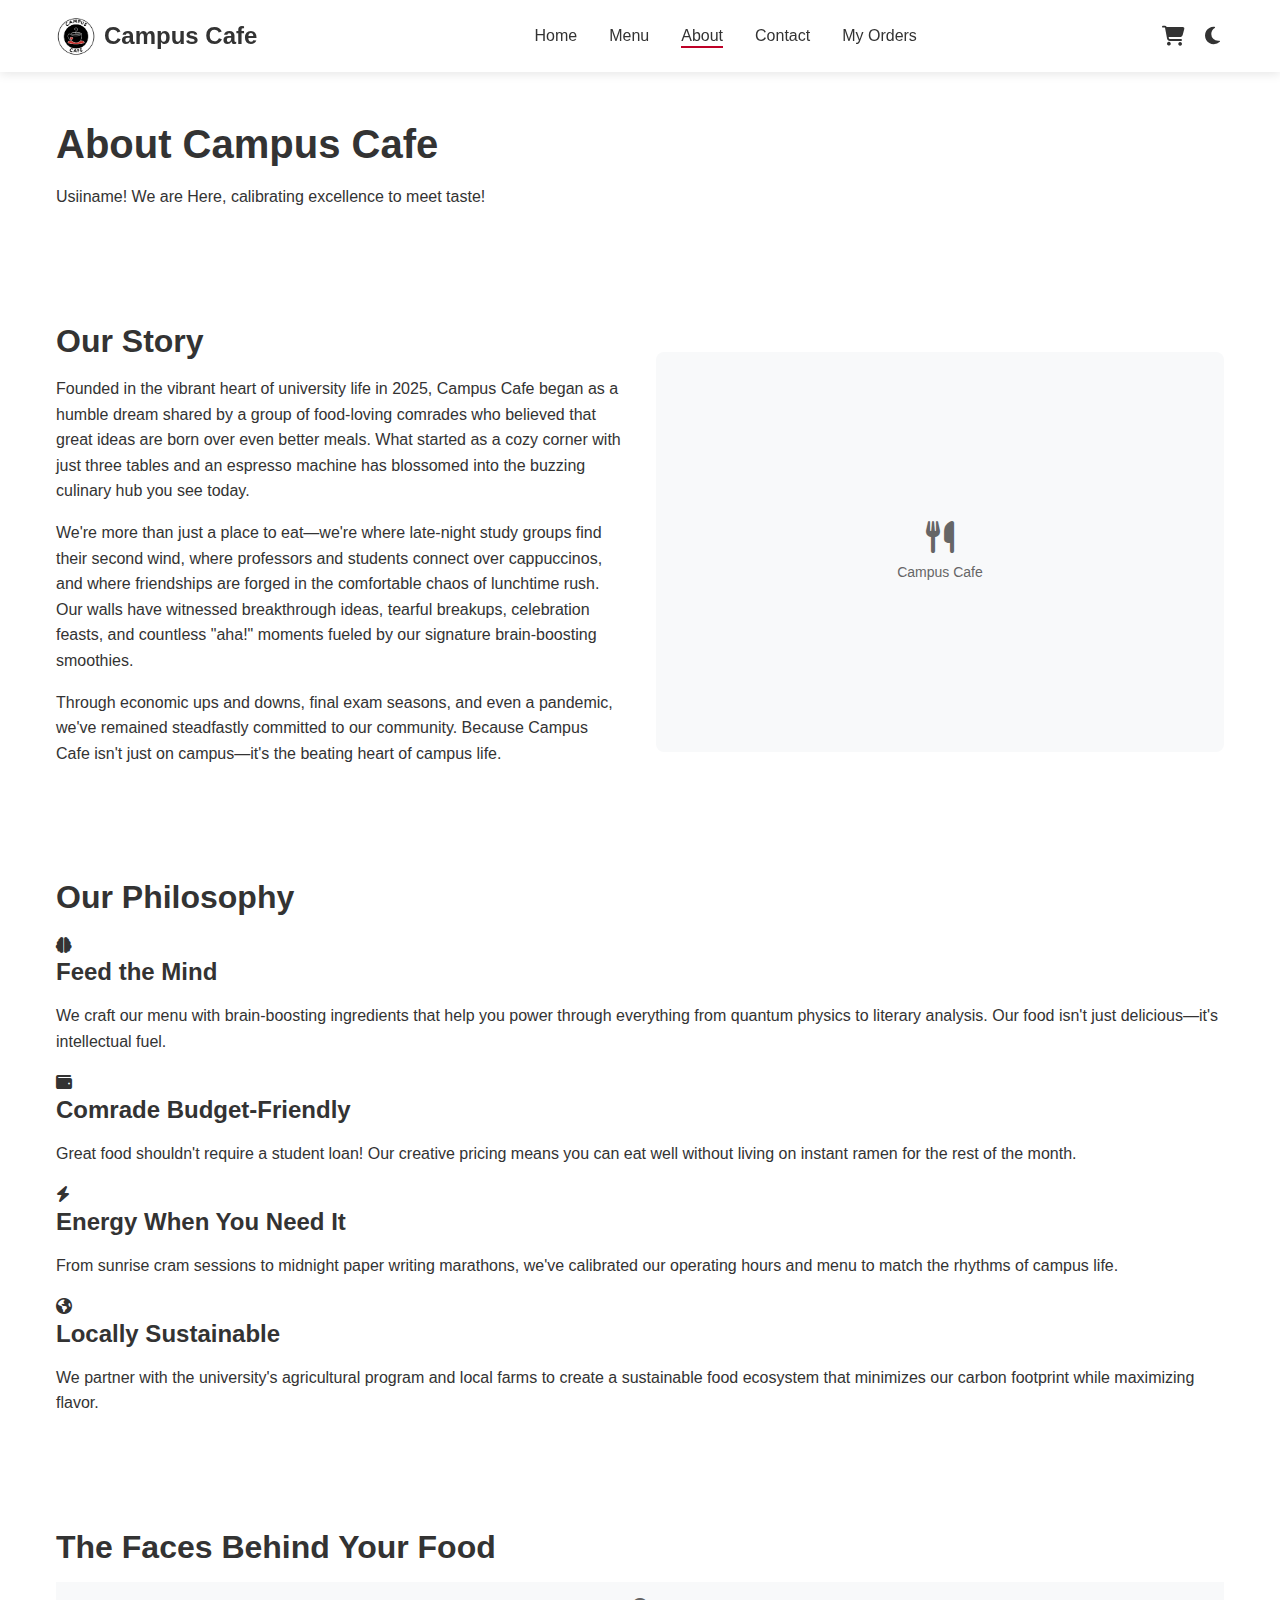
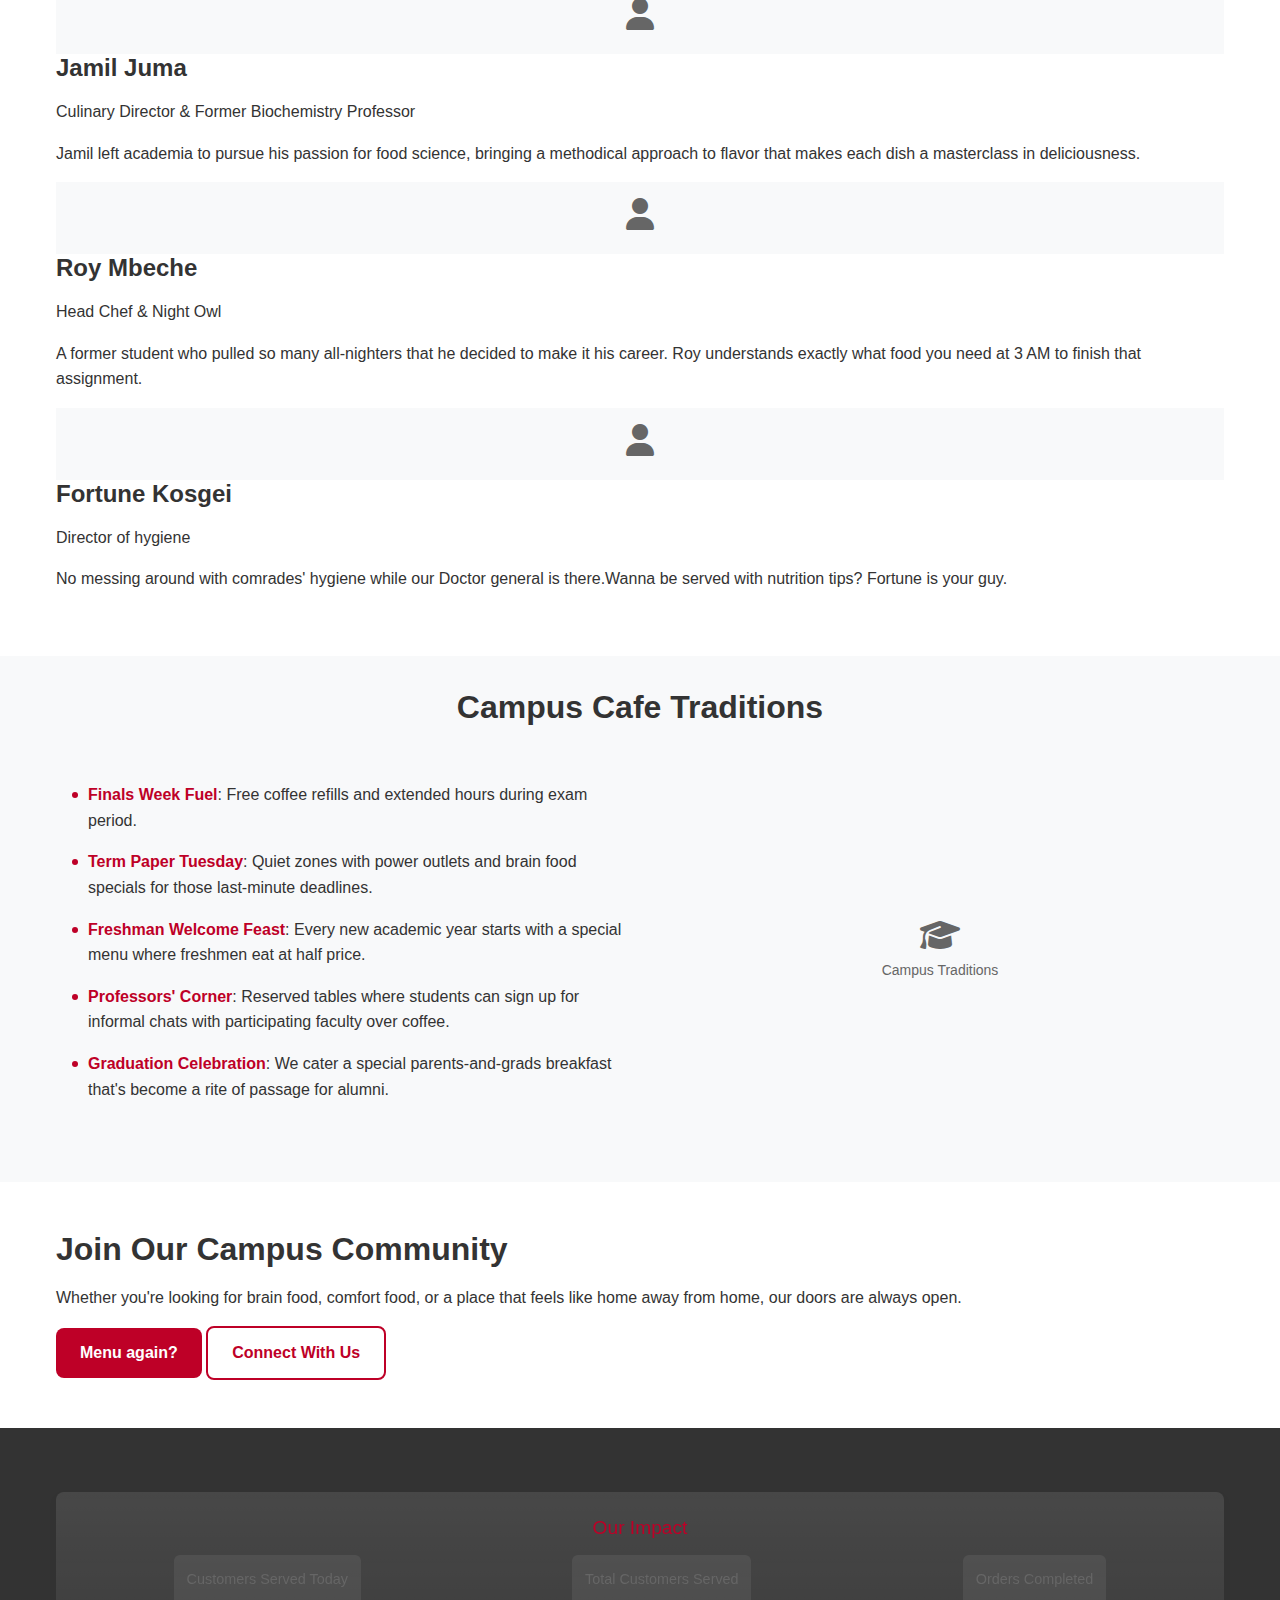
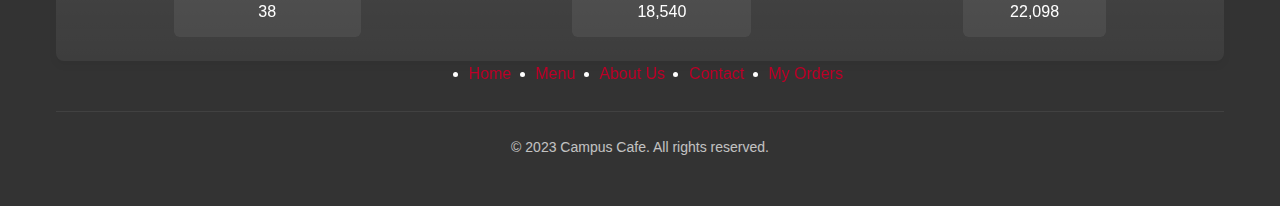
<file: cafe campus/about.html>
<!DOCTYPE html>
<html lang="en">
<head>
    <meta charset="UTF-8">
    <meta name="viewport" content="width=device-width, initial-scale=1.0">
    <meta name="description" content="Learn about Campus Cafe - our story, mission, and commitment to providing delicious food for students.">
    <meta name="keywords" content="campus cafe, university restaurant, student dining, about us, college food">
    <meta name="author" content="Campus Cafe">
    <title>About - Campus Cafe</title>
    <link rel="stylesheet" href="https://cdnjs.cloudflare.com/ajax/libs/font-awesome/6.4.0/css/all.min.css">
    <link rel="stylesheet" href="css/styles.css">
    <link rel="icon" href="icon1.png" type="image/png">
</head>
<body class="light-mode">
    <header>
        <div class="container">
            <div class="logo">
                <a href="index.html">
                    <img src="assets/logo.png" alt="Campus Cafe Logo">
                    <span>Campus Cafe</span>
                </a>
            </div>
            <nav>
                <ul class="main-nav">
                    <li><a href="index.html">Home</a></li>
                    <li><a href="menu.html">Menu</a></li>
                    <li><a href="about.html" class="active">About</a></li>
                    <li><a href="contact.html">Contact</a></li>
                    <li><a href="my-orders.html">My Orders</a></li>
                </ul>
                <div class="mobile-nav-toggle">
                    <i class="fas fa-bars"></i>
                </div>
            </nav>
            <div class="nav-actions">
                <a href="cart.html" class="cart-icon">
                    <i class="fas fa-shopping-cart"></i>
                    <span id="cart-badge" class="cart-badge">0</span>
                </a>
                <button class="theme-toggle">
                    <i class="fas fa-moon"></i>
                </button>
            </div>
        </div>
    </header>

    <main>
        <section class="about-header">
            <div class="container">
                <h1>About Campus Cafe</h1>
                <p>Usiiname! We are Here, calibrating excellence to meet taste!</p>
            </div>
        </section>

        <section class="about-story">
            <div class="container">
                <div class="about-content">
                    <div class="about-text">
                        <h2>Our Story</h2>
                        <p>Founded in the vibrant heart of university life in 2025, Campus Cafe began as a humble dream shared by a group of food-loving comrades who believed that great ideas are born over even better meals. What started as a cozy corner with just three tables and an espresso machine has blossomed into the buzzing culinary hub you see today.</p>
                        <p>We're more than just a place to eat—we're where late-night study groups find their second wind, where professors and students connect over cappuccinos, and where friendships are forged in the comfortable chaos of lunchtime rush. Our walls have witnessed breakthrough ideas, tearful breakups, celebration feasts, and countless "aha!" moments fueled by our signature brain-boosting smoothies.</p>
                        <p>Through economic ups and downs, final exam seasons, and even a pandemic, we've remained steadfastly committed to our community. Because Campus Cafe isn't just on campus—it's the beating heart of campus life.</p>
                    </div>
                    <div class="about-image">
                        <div class="image-placeholder">
                            <i class="fas fa-utensils"></i>
                            <span>Campus Cafe</span>
                        </div>
                    </div>
                </div>
            </div>
        </section>

        <section class="about-mission">
            <div class="container">
                <h2>Our Philosophy</h2>
                <div class="mission-grid">
                    <div class="mission-item">
                        <div class="mission-icon">
                            <i class="fas fa-brain"></i>
                        </div>
                        <h3>Feed the Mind</h3>
                        <p>We craft our menu with brain-boosting ingredients that help you power through everything from quantum physics to literary analysis. Our food isn't just delicious—it's intellectual fuel.</p>
                    </div>
                    <div class="mission-item">
                        <div class="mission-icon">
                            <i class="fas fa-wallet"></i>
                        </div>
                        <h3>Comrade Budget-Friendly</h3>
                        <p>Great food shouldn't require a student loan! Our creative pricing means you can eat well without living on instant ramen for the rest of the month.</p>
                    </div>
                    <div class="mission-item">
                        <div class="mission-icon">
                            <i class="fas fa-bolt"></i>
                        </div>
                        <h3>Energy When You Need It</h3>
                        <p>From sunrise cram sessions to midnight paper writing marathons, we've calibrated our operating hours and menu to match the rhythms of campus life.</p>
                    </div>
                    <div class="mission-item">
                        <div class="mission-icon">
                            <i class="fas fa-globe-americas"></i>
                        </div>
                        <h3>Locally Sustainable</h3>
                        <p>We partner with the university's agricultural program and local farms to create a sustainable food ecosystem that minimizes our carbon footprint while maximizing flavor.</p>
                    </div>
                </div>
            </div>
        </section>

        <section class="about-team">
            <div class="container">
                <h2>The Faces Behind Your Food</h2>
                <div class="team-grid">
                    <div class="team-member">
                        <div class="team-photo">
                            <div class="image-placeholder">
                                <i class="fas fa-user"></i>
                            </div>
                        </div>
                        <h3>Jamil Juma</h3>
                        <p class="team-role">Culinary Director & Former Biochemistry Professor</p>
                        <p>Jamil left academia to pursue his passion for food science, bringing a methodical approach to flavor that makes each dish a masterclass in deliciousness.</p>
                    </div>
                    <div class="team-member">
                        <div class="team-photo">
                            <div class="image-placeholder">
                                <i class="fas fa-user"></i>
                            </div>
                        </div>
                        <h3>Roy Mbeche</h3>
                        <p class="team-role">Head Chef & Night Owl</p>
                        <p>A former student who pulled so many all-nighters that he decided to make it his career. Roy understands exactly what food you need at 3 AM to finish that assignment.</p>
                    </div>
                    <div class="team-member">
                        <div class="team-photo">
                            <div class="image-placeholder">
                                <i class="fas fa-user"></i>
                            </div>
                        </div>
                        <h3>Fortune Kosgei</h3>
                        <p class="team-role">Director of hygiene</p>
                        <p>No messing around with comrades' hygiene while our Doctor general is there.Wanna be served with nutrition tips? Fortune is your guy. </p>
                    </div>
                </div>
            </div>
        </section>

        <section class="about-special">
            <div class="container">
                <h2>Campus Cafe Traditions</h2>
                <div class="about-content">
                    <div class="about-text">
                        <ul>
                            <li><strong>Finals Week Fuel</strong>: Free coffee refills and extended hours during exam period.</li>
                            <li><strong>Term Paper Tuesday</strong>: Quiet zones with power outlets and brain food specials for those last-minute deadlines.</li>
                            <li><strong>Freshman Welcome Feast</strong>: Every new academic year starts with a special menu where freshmen eat at half price.</li>
                            <li><strong>Professors' Corner</strong>: Reserved tables where students can sign up for informal chats with participating faculty over coffee.</li>
                            <li><strong>Graduation Celebration</strong>: We cater a special parents-and-grads breakfast that's become a rite of passage for alumni.</li>
                        </ul>
                    </div>
                    <div class="about-image">
                        <div class="image-placeholder">
                            <i class="fas fa-graduation-cap"></i>
                            <span>Campus Traditions</span>
                        </div>
                    </div>
                </div>
            </div>
        </section>

        <section class="cta-section">
            <div class="container">
                <h2>Join Our Campus Community</h2>
                <p>Whether you're looking for brain food, comfort food, or a place that feels like home away from home, our doors are always open.</p>
                <div class="cta-buttons">
                    <a href="menu.html" class="btn btn-primary">Menu again?</a>
                    <a href="contact.html" class="btn btn-secondary">Connect With Us</a>
                </div>
            </div>
        </section>
    </main>

    <footer>
        <div class="container">
            <div class="stats-section">
                <h3 class="stats-title">Our Impact</h3>
                <div class="stats-container">
                    <div class="stat-item">
                        <span class="stat-label">Customers Served Today</span>
                        <span id="customers-today">38</span>
                    </div>
                    <div class="stat-item">
                        <span class="stat-label">Total Customers Served</span>
                        <span id="customers-total">18,540</span>
                    </div>
                    <div class="stat-item">
                        <span class="stat-label">Orders Completed</span>
                        <span id="orders-count">22,098</span>
                    </div>
                </div>
            </div>
            
            <div class="footer-nav">
                <ul>
                    <li><a href="index.html">Home</a></li>
                    <li><a href="menu.html">Menu</a></li>
                    <li><a href="about.html">About Us</a></li>
                    <li><a href="contact.html">Contact</a></li>
                    <li><a href="my-orders.html">My Orders</a></li>
                </ul>
            </div>
            
            <div class="copyright">
                <p>&copy; 2023 Campus Cafe. All rights reserved.</p>
            </div>
        </div>
    </footer>

    <script src="js/utils/theme.js"></script>
    <script src="js/utils/storage.js"></script>
    <script>
        // Update the cart badge on page load and periodically
        document.addEventListener('DOMContentLoaded', function() {
            // Update cart badge immediately
            updateCartBadgeGlobal();
            
            // Update cart badge periodically to ensure it stays updated
            setInterval(updateCartBadgeGlobal, 2000);
            
            // Function to update the cart badge
            function updateCartBadgeGlobal() {
                const cartBadge = document.getElementById('cart-badge');
                if (!cartBadge) return;
                
                // Get the total items from cartManager
                const totalItems = cartManager.getTotalItems();
                
                // Update the badge
                cartBadge.textContent = totalItems;
                
                // Show or hide badge based on cart contents
                if (totalItems > 0) {
                    cartBadge.style.display = 'flex';
                } else {
                    cartBadge.style.display = 'none';
                }
            }
            
            // Also update the badge when the storage changes (helps with syncing across tabs)
            window.addEventListener('storage', function(e) {
                if (e.key === 'campus_cafe_cart') {
                    updateCartBadgeGlobal();
                }
            });
        });
    </script>
</body>
</html>
</file>
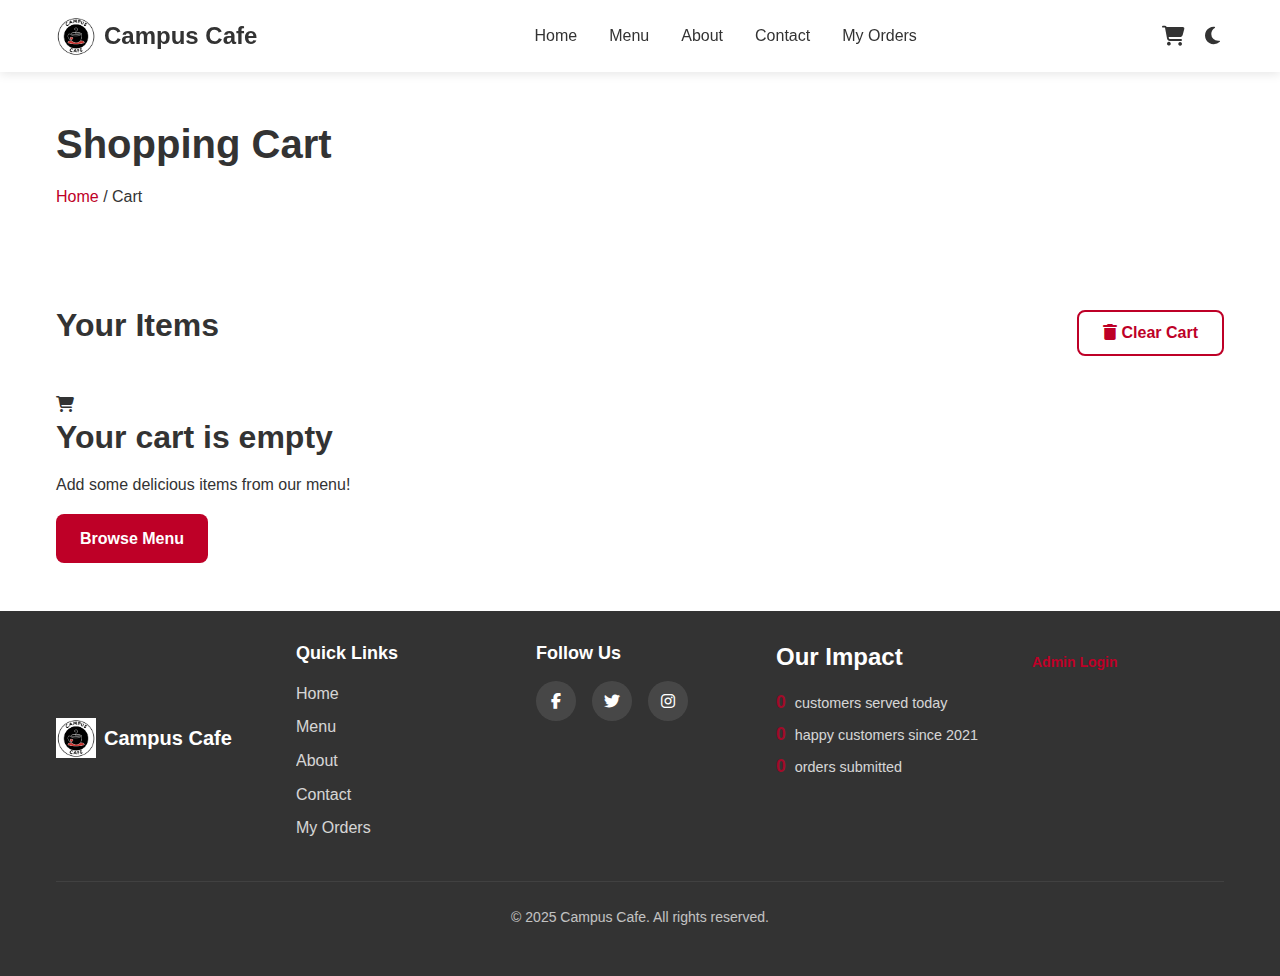
<file: cafe campus/cart.html>
<!DOCTYPE html>
<html lang="en">
<head>
    <meta charset="UTF-8">
    <meta name="viewport" content="width=device-width, initial-scale=1.0">
    <title>Shopping Cart - Campus Cafe</title>
    <link rel="stylesheet" href="https://cdnjs.cloudflare.com/ajax/libs/font-awesome/6.4.0/css/all.min.css">
    <link rel="stylesheet" href="css/styles.css">
    <link rel="icon" href="icon1.png" type="image/png">
    <style>
        /* Cart Page Styles */
        .cart-section {
            padding: 2rem 0;
            min-height: 60vh;
        }
        
        .cart-header {
            display: flex;
            justify-content: space-between;
            align-items: center;
            margin-bottom: 2rem;
        }
        
        .cart-grid {
            display: grid;
            grid-template-columns: 2fr 1fr;
            gap: 2rem;
        }
        
        @media (max-width: 768px) {
            .cart-grid {
                grid-template-columns: 1fr;
            }
        }
        
        .cart-items {
            background-color: var(--bg-card);
            border-radius: 8px;
            box-shadow: 0 2px 8px rgba(0, 0, 0, 0.1);
            padding: 1.5rem;
        }
        
        .cart-item {
            display: flex;
            align-items: center;
            padding: 1rem 0;
            border-bottom: 1px solid var(--border-color);
        }
        
        .cart-item:last-child {
            border-bottom: none;
        }
        
        .cart-item-image {
            width: 80px;
            height: 80px;
            border-radius: 8px;
            overflow: hidden;
            margin-right: 1rem;
        }
        
        .cart-item-image img {
            width: 100%;
            height: 100%;
            object-fit: cover;
        }
        
        .cart-item-details {
            flex: 1;
        }
        
        .cart-item-name {
            margin: 0 0 0.5rem;
            font-size: 1.1rem;
        }
        
        .cart-item-price {
            font-weight: 600;
            color: var(--primary-color);
        }
        
        .cart-item-actions {
            display: flex;
            align-items: center;
            margin-left: 1rem;
        }
        
        .cart-summary {
            background-color: var(--bg-card);
            border-radius: 8px;
            box-shadow: 0 2px 8px rgba(0, 0, 0, 0.1);
            padding: 1.5rem;
            position: sticky;
            top: 2rem;
        }
        
        .cart-summary h3 {
            margin-top: 0;
            margin-bottom: 1rem;
            border-bottom: 1px solid var(--border-color);
            padding-bottom: 0.5rem;
        }
        
        .cart-summary-list {
            list-style: none;
            padding: 0;
            margin: 0 0 1.5rem;
        }
        
        .cart-summary-list li {
            display: flex;
            justify-content: space-between;
            margin-bottom: 0.5rem;
            font-size: 0.95rem;
        }
        
        .cart-total {
            display: flex;
            justify-content: space-between;
            font-weight: 600;
            font-size: 1.1rem;
            margin-top: 1rem;
            padding-top: 1rem;
            border-top: 1px solid var(--border-color);
        }
        
        .cart-empty {
            text-align: center;
            padding: 3rem 1rem;
        }
        
        .cart-empty i {
            font-size: 3rem;
            color: var(--text-muted);
            margin-bottom: 1rem;
        }
        
        .cart-empty p {
            margin-bottom: 1.5rem;
            color: var(--text-muted);
        }
        
        .quantity-controls {
            display: flex;
            align-items: center;
        }
        
        .quantity-btn {
            width: 30px;
            height: 30px;
            border-radius: 50%;
            border: 1px solid var(--border-color);
            background-color: var(--bg-input);
            color: var(--text-color);
            display: flex;
            align-items: center;
            justify-content: center;
            cursor: pointer;
            transition: all 0.2s ease;
        }
        
        .quantity-btn:hover {
            background-color: var(--primary-color);
            color: white;
        }
        
        .quantity-value {
            margin: 0 0.5rem;
            font-weight: 600;
            min-width: 30px;
            text-align: center;
        }
        
        .discount-line {
            margin-top: 10px;
            padding-top: 10px;
            border-top: 1px dashed var(--border-color);
            color: var(--text-muted);
            font-size: 0.9rem;
        }
        
        .discount-savings {
            color: var(--kenya-green);
            font-weight: 600;
            margin-bottom: 10px;
        }
        
        /* Customer Details Styles */
        .customer-details {
            margin: 1.5rem 0;
            padding: 1.5rem;
            background-color: var(--background-secondary);
            border-radius: var(--border-radius);
        }
        
        .customer-details h3 {
            margin-top: 0;
            margin-bottom: 1rem;
            color: var(--text-color);
        }
        
        .form-group {
            margin-bottom: 1rem;
        }
        
        .form-group label {
            display: block;
            margin-bottom: 0.5rem;
            font-weight: 500;
        }
        
        .form-group input {
            width: 100%;
            padding: 0.75rem;
            border: 1px solid var(--border-color);
            border-radius: var(--border-radius);
            background-color: var(--background-color);
            color: var(--text-color);
        }
        
        .form-group input:focus {
            outline: none;
            border-color: var(--primary-color);
            box-shadow: 0 0 0 2px rgba(190, 0, 39, 0.1);
        }
        
        .required {
            color: var(--kenya-red);
        }
        
        .form-help {
            display: block;
            font-size: 0.85rem;
            color: var(--text-light);
            margin-top: 0.25rem;
        }
    </style>
</head>
<body class="light-mode">
    <header>
        <div class="container">
            <div class="logo">
                <a href="index.html">
                    <img src="assets/logo.png" alt="Campus Cafe Logo">
                    <span>Campus Cafe</span>
                </a>
            </div>
            <nav>
                <ul class="main-nav">
                    <li><a href="index.html">Home</a></li>
                    <li><a href="menu.html">Menu</a></li>
                    <li><a href="about.html">About</a></li>
                    <li><a href="contact.html">Contact</a></li>
                    <li><a href="my-orders.html">My Orders</a></li>
                </ul>
                <div class="mobile-nav-toggle">
                    <i class="fas fa-bars"></i>
                </div>
            </nav>
            <div class="nav-actions">
                <a href="cart.html" class="cart-icon">
                    <i class="fas fa-shopping-cart"></i>
                    <span id="cart-badge" class="cart-badge">0</span>
                </a>
                <button class="theme-toggle">
                    <i class="fas fa-moon"></i>
                </button>
            </div>
        </div>
    </header>

    <main>
        <section class="page-header small">
            <div class="container">
                <h1>Shopping Cart</h1>
                <div class="breadcrumbs">
                    <a href="index.html">Home</a> / 
                    <span>Cart</span>
                </div>
            </div>
        </section>

        <section class="cart-container">
            <div class="container">
                <div class="cart-header">
                    <h2>Your Items</h2>
                    <button id="clear-cart" class="btn btn-secondary">
                        <i class="fas fa-trash"></i> Clear Cart
                    </button>
                </div>
                
                <div class="cart-content">
                    <div id="cart-items" class="cart-items">
                        <!-- Cart items will be loaded dynamically -->
                        <div class="loader"></div>
                    </div>
                    
                    <div id="cart-empty" class="empty-cart" style="display: none;">
                        <i class="fas fa-shopping-cart"></i>
                        <h2>Your cart is empty</h2>
                        <p>Add some delicious items from our menu!</p>
                        <a href="menu.html" class="btn btn-primary">Browse Menu</a>
                    </div>
                    
                    <div id="cart-summary" class="cart-summary" style="display: none;">
                        <div class="cart-summary-header">Order Summary</div>
                        <div id="cart-summary-list" class="cart-summary-list">
                            <!-- Summary items will be loaded dynamically -->
                        </div>
                        <div class="cart-total">
                            <span>Total:</span>
                            <span id="cart-total-price">KSh 0.00</span>
                        </div>
                        <div class="cart-actions">
                            <a href="menu.html" class="btn btn-secondary">
                                <i class="fas fa-arrow-left"></i> Continue Shopping
                            </a>
                            <button id="checkout-btn" class="btn btn-primary">
                                <i class="fas fa-check"></i> Checkout
                            </button>
                        </div>
                    </div>
                </div>
            </div>
        </section>
    </main>

    <footer>
        <div class="container">
            <div class="footer-content">
                <div class="footer-logo">
                    <img src="assets/logo.png" alt="Campus Cafe Logo">
                    <span>Campus Cafe</span>
                </div>
                <div class="footer-links">
                    <h3>Quick Links</h3>
                    <ul>
                        <li><a href="index.html">Home</a></li>
                        <li><a href="menu.html">Menu</a></li>
                        <li><a href="about.html">About</a></li>
                        <li><a href="contact.html">Contact</a></li>
                        <li><a href="my-orders.html">My Orders</a></li>
                    </ul>
                </div>
                <div class="footer-social">
                    <h3>Follow Us</h3>
                    <div class="social-icons">
                        <a href="https://facebook.com" target="_blank" aria-label="Facebook"><i class="fab fa-facebook-f"></i></a>
                        <a href="https://twitter.com" target="_blank" aria-label="Twitter"><i class="fab fa-twitter"></i></a>
                        <a href="https://instagram.com" target="_blank" aria-label="Instagram"><i class="fab fa-instagram"></i></a>
                    </div>
                </div>
                <div class="footer-stats">
                    <h3>Our Impact</h3>
                    <ul class="stats-list">
                        <li><span id="customers-today">0</span> customers served today</li>
                        <li><span id="customers-total">0</span> happy customers since 2021</li>
                        <li><span id="orders-count">0</span> orders submitted</li>
                    </ul>
                </div>
                <div class="footer-admin">
                    <a href="admin/login.html" class="btn btn-small">Admin Login</a>
                </div>
            </div>
            <div class="copyright">
                <p>&copy; 2025 Campus Cafe. All rights reserved.</p>
            </div>
        </div>
    </footer>

    <!-- Checkout Modal -->
    <div id="checkout-modal" class="modal">
        <div class="modal-content">
            <span class="close-modal">&times;</span>
            <div class="modal-body">
                <h2>Complete Your Order</h2>
                <p>Your order will be prepared for pickup when ready.</p>
                
                <form id="checkout-form">
                    <div class="payment-instructions">
                        <h3>Payment Instructions</h3>
                        <p>Please pay using M-Pesa:</p>
                        
                        <div class="mpesa-steps">
                            <div class="mpesa-step">
                                <span class="step-number">1</span>
                                <p>Go to M-Pesa on your phone</p>
                            </div>
                            <div class="mpesa-step">
                                <span class="step-number">2</span>
                                <p>Select "Pay Bill"</p>
                            </div>
                            <div class="mpesa-step">
                                <span class="step-number">3</span>
                                <p>Enter Business Number: <strong>247 247</strong></p>
                            </div>
                            <div class="mpesa-step">
                                <span class="step-number">4</span>
                                <p>Enter Account Number: <strong>Campus Cafe</strong></p>
                            </div>
                            <div class="mpesa-step">
                                <span class="step-number">5</span>
                                <p>Enter Amount: <strong>Order Amount</strong></p>
                            </div>
                        </div>
                        <p class="payment-note">Remember to bring your payment confirmation message during pickup. Confirm price and order number.</p>
                    </div>
                    
                    <div class="customer-details">
                        <h3>Customer Information</h3>
                        <div class="form-group">
                            <label for="customer-name">Full Name <span class="required">*</span></label>
                            <input type="text" id="customer-name" required placeholder="Enter your full name">
                        </div>
                        <div class="form-group">
                            <label for="admission-number">Admission Number <span class="required">*</span></label>
                            <input type="text" id="admission-number" required placeholder="Enter 5 digits from your admission number" 
                                   pattern="[0-9]{5}" title="Please enter exactly 5 digits">
                            <small class="form-help">Enter the 5 middle digits of your admission number</small>
                        </div>
                    </div>
                    
                    <div class="checkout-note">
                        <label for="order-notes">Order Notes (optional):</label>
                        <textarea id="order-notes" rows="3" placeholder="Add any special instructions..."></textarea>
                    </div>
                    
                    <div class="checkout-summary">
                        <div class="checkout-total">
                            <span>Total Amount:</span>
                            <span id="checkout-total-price">KSh 0.00</span>
                        </div>
                    </div>
                    
                    <div class="checkout-actions">
                        <button type="button" id="cancel-checkout" class="btn btn-secondary">Cancel</button>
                        <button type="submit" class="btn btn-primary">Place Order</button>
                    </div>
                </form>
            </div>
        </div>
    </div>

    <!-- Checkout Success Modal -->
    <div id="checkout-success-modal" class="modal">
        <div class="modal-content">
            <span class="close-modal">&times;</span>
            <div class="modal-body text-center">
                <i class="fas fa-check-circle success-icon"></i>
                <h2>Order Placed Successfully!</h2>
                <p>Your order has been placed and will be ready once payment is confirmed.</p>
                <div id="order-numbers">
                    <!-- Order numbers will be displayed here -->
                </div>
                <div class="mpesa-payment-reminder">
                    <h3>Payment Instructions</h3>
                    <p>Please complete your payment using M-Pesa:</p>
                    <ul>
                        <li>Paybill Number: <strong>247 247</strong></li>
                        <li>Account Number: <strong>Campus Cafe</strong></li>
                        <li>Amount: <strong>leave blank</strong></li>
                    </ul>
                    <p class="payment-note">Please bring your payment confirmation message when picking up your order. Staff will verify your payment using the payment code.</p>
                </div>
                <button id="close-success-modal" class="btn btn-primary">View Order Status</button>
            </div>
        </div>
    </div>

    <script src="js/utils/theme.js"></script>
    <script src="js/utils/storage.js"></script>
    <script>
        // Update the cart badge on page load and periodically
        document.addEventListener('DOMContentLoaded', function() {
            // Update cart badge immediately
            updateCartBadge();
            
            // Update cart badge periodically to ensure it stays updated
            setInterval(updateCartBadge, 2000);
            
            // Function to update the cart badge
            function updateCartBadge() {
                const cartBadge = document.getElementById('cart-badge');
                if (!cartBadge) return;
                
                // Get the total items from cartManager
                const totalItems = cartManager.getTotalItems();
                
                // Update the badge
                cartBadge.textContent = totalItems;
                
                // Show or hide badge based on cart contents
                if (totalItems > 0) {
                    cartBadge.style.display = 'flex';
                } else {
                    cartBadge.style.display = 'none';
                }
            }
        });
        
        // DOM Elements
        const cartItemsContainer = document.getElementById('cart-items');
        const cartEmptyElement = document.getElementById('cart-empty');
        const cartSummaryElement = document.getElementById('cart-summary');
        const cartSummaryList = document.getElementById('cart-summary-list');
        const cartTotalPrice = document.getElementById('cart-total-price');
        const clearCartBtn = document.getElementById('clear-cart');
        const checkoutBtn = document.getElementById('checkout-btn');
        const checkoutModal = document.getElementById('checkout-modal');
        const checkoutForm = document.getElementById('checkout-form');
        const cancelCheckoutBtn = document.getElementById('cancel-checkout');
        const checkoutTotalPrice = document.getElementById('checkout-total-price');
        const checkoutSuccessModal = document.getElementById('checkout-success-modal');
        const closeSuccessModal = document.getElementById('close-success-modal');
        const orderNumbersContainer = document.getElementById('order-numbers');
        const closeModalBtns = document.querySelectorAll('.close-modal');
        
        /**
         * Initialize the cart page
         */
        function initCart() {
            // Load cart items
            displayCartItems();
            
            // Add event listeners
            addEventListeners();
            
            // Check if there's a checkout parameter in URL
            const urlParams = new URLSearchParams(window.location.search);
            if (urlParams.get('checkout') === 'true') {
                // Open checkout modal automatically after a short delay
                setTimeout(() => {
                    openCheckoutModal();
                }, 500);
            }
        }
        
        /**
         * Add event listeners
         */
        function addEventListeners() {
            // Clear cart button
            if (clearCartBtn) {
                clearCartBtn.addEventListener('click', () => {
                    if (confirm('Are you sure you want to clear your cart?')) {
                        cartManager.clearCart();
                        displayCartItems();
                    }
                });
            }
            
            // Checkout button
            if (checkoutBtn) {
                checkoutBtn.addEventListener('click', openCheckoutModal);
            }
            
            // Cancel checkout button
            if (cancelCheckoutBtn) {
                cancelCheckoutBtn.addEventListener('click', () => {
                    checkoutModal.classList.remove('show');
                });
            }
            
            // Checkout form
            if (checkoutForm) {
                checkoutForm.addEventListener('submit', handleCheckout);
            }
            
            // Close success modal
            if (closeSuccessModal) {
                closeSuccessModal.addEventListener('click', () => {
                    checkoutSuccessModal.classList.remove('show');
                });
            }
            
            // Close modals
            closeModalBtns.forEach(btn => {
                btn.addEventListener('click', (e) => {
                    const modal = e.target.closest('.modal');
                    if (modal) {
                        modal.classList.remove('show');
                    }
                });
            });
            
            // Close modals when clicking outside
            window.addEventListener('click', (e) => {
                if (e.target.classList.contains('modal')) {
                    e.target.classList.remove('show');
                }
            });
            
            // Close modals with Escape key
            document.addEventListener('keydown', (e) => {
                if (e.key === 'Escape') {
                    const modals = document.querySelectorAll('.modal.show');
                    modals.forEach(modal => {
                        modal.classList.remove('show');
                    });
                }
            });
        }
        
        /**
         * Open checkout modal
         */
        function openCheckoutModal() {
            // Check if cart is empty
            const cart = cartManager.getCart();
            
            if (cart.length === 0) {
                alert('Your cart is empty!');
                return;
            }
            
            // Update checkout total
            if (checkoutTotalPrice) {
                const total = cartManager.getTotalPrice();
                checkoutTotalPrice.textContent = `KSh ${total.toFixed(2)}`;
            }
            
            // Show checkout modal
            if (checkoutModal) {
                checkoutModal.classList.add('show');
            }
        }
        
        /**
         * Handle checkout form submission
         * @param {Event} e - Form submit event
         */
        function handleCheckout(e) {
            e.preventDefault();
            
            // Get customer name and admission number
            const customerName = document.getElementById('customer-name').value.trim();
            const admissionNumber = document.getElementById('admission-number').value.trim();
            
            // Validate required fields
            if (!customerName) {
                alert('Please enter your full name');
                return;
            }
            
            if (!admissionNumber || !/^\d{5}$/.test(admissionNumber)) {
                alert('Please enter exactly 5 digits for your admission number');
                return;
            }
            
            // Get order notes
            const orderNotes = document.getElementById('order-notes').value.trim();
            
            // Generate a 4-digit order code for payment reference
            const orderCode = Math.floor(1000 + Math.random() * 9000).toString();
            
            // Create orders from cart with payment info
            const cart = cartManager.getCart();
            const orders = [];
            
            // Generate a unique order ID using the order code
            const mainOrderId = 'ORD-' + orderCode + '-' + Date.now().toString().slice(-4);
            
            // Calculate the total order amount
            let totalOrderAmount = cartManager.getTotalPrice();
            
            // Apply discount if eligible
            totalOrderAmount = cartManager.applyDiscount(totalOrderAmount);
            
            // Create an order for each item
            cart.forEach(cartItem => {
                const order = {
                    id: mainOrderId,
                    orderCode: orderCode,
                    item: cartItem.item,
                    quantity: cartItem.quantity,
                    status: 'pending',
                    orderTime: new Date().toISOString(),
                    estimatedPickupTime: new Date(Date.now() + 20 * 60000).toISOString(), // 20 minutes from now
                    notes: orderNotes || null,
                    customerName: customerName,
                    admissionNumber: admissionNumber,
                    paymentMethod: 'mpesa', // Always use M-Pesa as payment method
                    paymentStatus: 'pending',
                    totalAmount: totalOrderAmount.toFixed(2)
                };
                
                // Save order
                storageManager.saveOrder(order);
                orders.push(order);
            });
            
            // Clear cart
            cartManager.clearCart();
            
            // Store order ID in localStorage to access it on the order status page
            localStorage.setItem('last_order_id', mainOrderId);
            
            // Close checkout modal
            checkoutModal.classList.remove('show');
            
            // Redirect to my-orders.html
            window.location.href = "my-orders.html";
        }
        
        /**
         * Format payment method for display
         * @param {string} method - Payment method code
         * @returns {string} - Formatted payment method name
         */
        function formatPaymentMethod(method) {
            switch (method) {
                case 'cash':
                    return 'Cash on Pickup';
                case 'mpesa':
                    return 'M-Pesa';
                case 'card':
                    return 'Card (Visa/Mastercard)';
                case 'paypal':
                    return 'PayPal';
                case 'bitcoin':
                    return 'Bitcoin';
                default:
                    return method;
            }
        }
        
        /**
         * Display cart items
         */
        function displayCartItems() {
            // Get cart
            const cart = cartManager.getCart();
            
            // Handle empty cart
            if (cart.length === 0) {
                if (cartEmptyElement) cartEmptyElement.style.display = 'block';
                if (cartItemsContainer) cartItemsContainer.style.display = 'none';
                if (cartSummaryElement) cartSummaryElement.style.display = 'none';
                return;
            }
            
            // Show cart and summary
            if (cartEmptyElement) cartEmptyElement.style.display = 'none';
            if (cartItemsContainer) cartItemsContainer.style.display = 'block';
            if (cartSummaryElement) cartSummaryElement.style.display = 'block';
            
            // Clear container
            if (cartItemsContainer) {
                cartItemsContainer.innerHTML = '';
                
                // Add each cart item
                cart.forEach(cartItem => {
                    const item = cartItem.item;
                    const cartItemElement = document.createElement('div');
                    cartItemElement.className = 'cart-item';
                    
                    // Create item HTML
                    cartItemElement.innerHTML = `
                        <img src="${item.imageUrl}" alt="${item.name}" class="cart-item-image">
                        <div class="cart-item-details">
                            <div class="cart-item-name">${item.name}</div>
                            <div class="cart-item-price">KSh ${item.price}</div>
                            <div class="cart-item-quantity">
                                <button class="quantity-btn decrease-btn" data-id="${item.id}">-</button>
                                <input type="number" class="quantity-input" value="${cartItem.quantity}" min="1" max="99" data-id="${item.id}">
                                <button class="quantity-btn increase-btn" data-id="${item.id}">+</button>
                            </div>
                        </div>
                        <button class="cart-item-remove" data-id="${item.id}">
                            <i class="fas fa-trash"></i>
                        </button>
                    `;
                    
                    // Add to container
                    cartItemsContainer.appendChild(cartItemElement);
                });
                
                // Add event listeners for quantity buttons
                const decreaseBtns = cartItemsContainer.querySelectorAll('.decrease-btn');
                const increaseBtns = cartItemsContainer.querySelectorAll('.increase-btn');
                const quantityInputs = cartItemsContainer.querySelectorAll('.quantity-input');
                const removeButtons = cartItemsContainer.querySelectorAll('.cart-item-remove');
                
                decreaseBtns.forEach(btn => {
                    btn.addEventListener('click', (e) => {
                        const itemId = e.target.dataset.id;
                        const input = cartItemsContainer.querySelector(`.quantity-input[data-id="${itemId}"]`);
                        let quantity = parseInt(input.value) - 1;
                        
                        if (quantity < 1) {
                            quantity = 1;
                        }
                        
                        input.value = quantity;
                        cartManager.updateQuantity(itemId, quantity);
                        displayCartItems();
                    });
                });
                
                increaseBtns.forEach(btn => {
                    btn.addEventListener('click', (e) => {
                        const itemId = e.target.dataset.id;
                        const input = cartItemsContainer.querySelector(`.quantity-input[data-id="${itemId}"]`);
                        let quantity = parseInt(input.value) + 1;
                        
                        if (quantity > 99) {
                            quantity = 99;
                        }
                        
                        input.value = quantity;
                        cartManager.updateQuantity(itemId, quantity);
                        displayCartItems();
                    });
                });
                
                quantityInputs.forEach(input => {
                    input.addEventListener('change', (e) => {
                        const itemId = e.target.dataset.id;
                        let quantity = parseInt(e.target.value);
                        
                        if (isNaN(quantity) || quantity < 1) {
                            quantity = 1;
                            e.target.value = 1;
                        } else if (quantity > 99) {
                            quantity = 99;
                            e.target.value = 99;
                        }
                        
                        cartManager.updateQuantity(itemId, quantity);
                        displayCartItems();
                    });
                });
                
                removeButtons.forEach(btn => {
                    btn.addEventListener('click', (e) => {
                        const itemId = e.target.closest('.cart-item-remove').dataset.id;
                        cartManager.removeFromCart(itemId);
                        displayCartItems();
                    });
                });
            }
            
            // Display summary
            if (cartSummaryList) {
                cartSummaryList.innerHTML = '';
                
                // Add each item to summary
                cart.forEach(cartItem => {
                    const item = cartItem.item;
                    const itemTotal = item.price * cartItem.quantity;
                    
                    const summaryItem = document.createElement('div');
                    summaryItem.className = 'cart-summary-item';
                    
                    summaryItem.innerHTML = `
                        <span>${item.name} x${cartItem.quantity}</span>
                        <span>KSh ${itemTotal.toFixed(2)}</span>
                    `;
                    
                    cartSummaryList.appendChild(summaryItem);
                });
                
                // Show total
                if (cartTotalPrice) {
                    const total = cartManager.getTotalPrice();
                    cartTotalPrice.textContent = `KSh ${total.toFixed(2)}`;
                }
            }
        }
        
        // Initialize cart page
        document.addEventListener('DOMContentLoaded', initCart);
    </script>
</body>
</html>
</file>
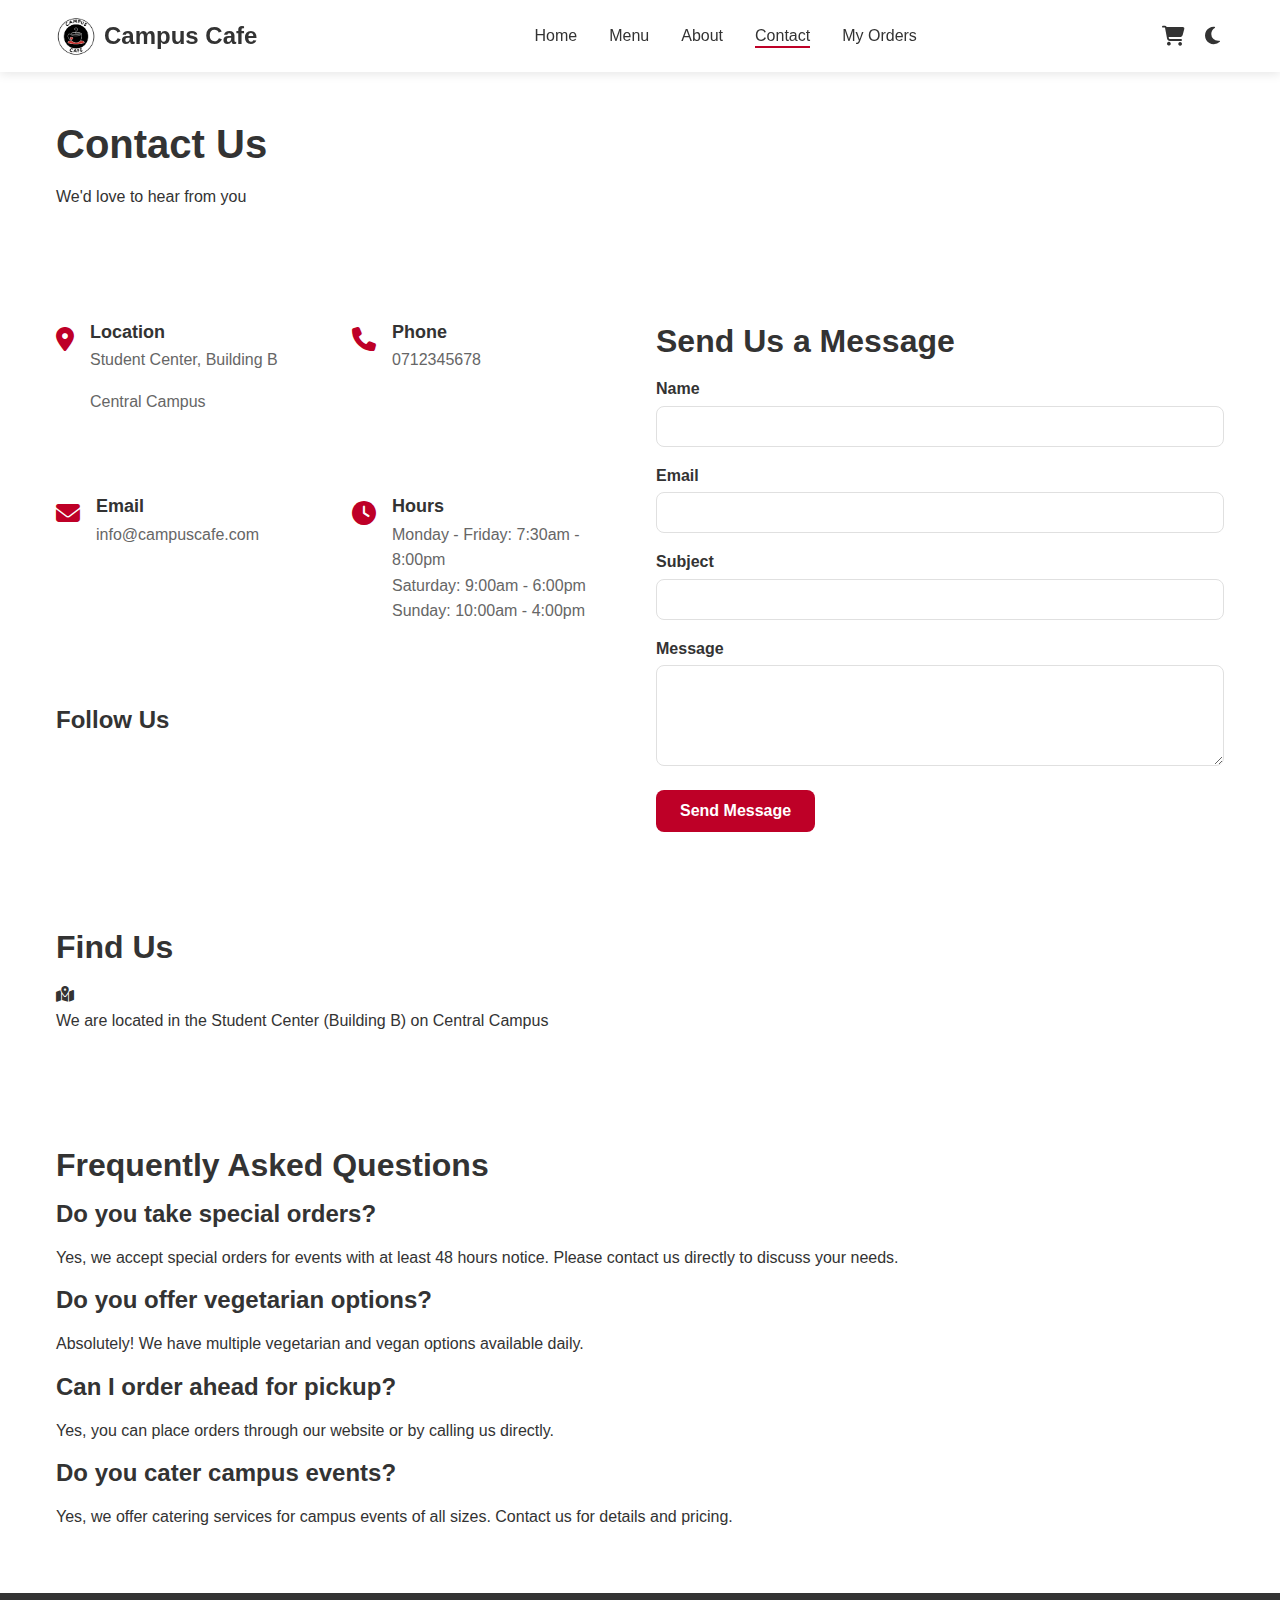
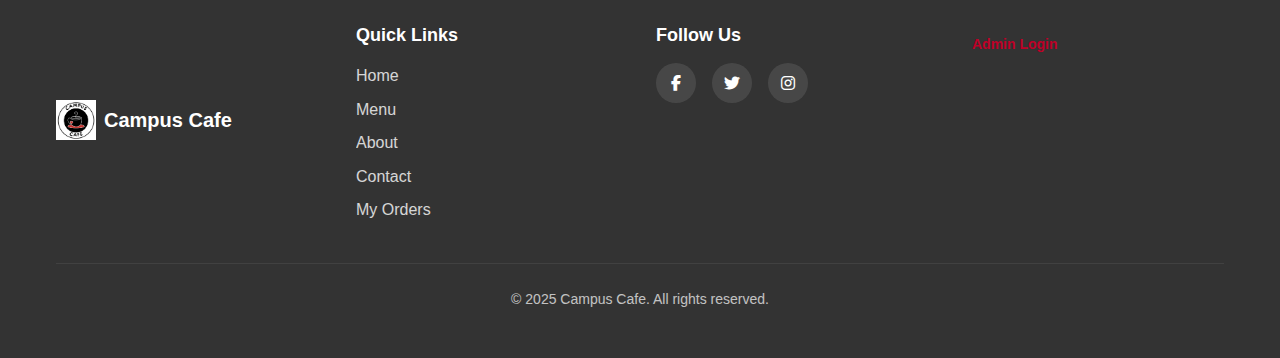
<file: cafe campus/contact.html>
<!DOCTYPE html>
<html lang="en">
<head>
    <meta charset="UTF-8">
    <meta name="viewport" content="width=device-width, initial-scale=1.0">
    <meta name="description" content="Contact Campus Cafe - get in touch with us for inquiries, feedback or special orders.">
    <meta name="keywords" content="campus cafe contact, university restaurant, student dining, contact us, feedback">
    <meta name="author" content="Campus Cafe">
    <title>Contact - Campus Cafe</title>
    <link rel="stylesheet" href="https://cdnjs.cloudflare.com/ajax/libs/font-awesome/6.4.0/css/all.min.css">
    <link rel="stylesheet" href="css/styles.css">
    <link rel="icon" href="icon1.png" type="image/png">
</head>
<body class="light-mode">
    <header>
        <div class="container">
            <div class="logo">
                <a href="index.html">
                    <img src="assets/logo.png" alt="Campus Cafe Logo">
                    <span>Campus Cafe</span>
                </a>
            </div>
            <nav>
                <ul class="main-nav">
                    <li><a href="index.html">Home</a></li>
                    <li><a href="menu.html">Menu</a></li>
                    <li><a href="about.html">About</a></li>
                    <li><a href="contact.html" class="active">Contact</a></li>
                    <li><a href="my-orders.html">My Orders</a></li>
                </ul>
                <div class="mobile-nav-toggle">
                    <i class="fas fa-bars"></i>
                </div>
            </nav>
            <div class="nav-actions">
                <a href="cart.html" class="cart-icon">
                    <i class="fas fa-shopping-cart"></i>
                    <span id="cart-badge" class="cart-badge">0</span>
                </a>
                <button class="theme-toggle">
                    <i class="fas fa-moon"></i>
                </button>
            </div>
        </div>
    </header>

    <main>
        <section class="contact-header">
            <div class="container">
                <h1>Contact Us</h1>
                <p>We'd love to hear from you</p>
            </div>
        </section>

        <section class="contact-section">
            <div class="container">
                <div class="contact-grid">
                    <div class="contact-info">
                        <div class="contact-item">
                            <i class="fas fa-map-marker-alt"></i>
                            <div>
                                <h3>Location</h3>
                                <p>Student Center, Building B</p>
                                <p>Central Campus</p>
                            </div>
                        </div>
                        <div class="contact-item">
                            <i class="fas fa-phone"></i>
                            <div>
                                <h3>Phone</h3>
                                <p>0712345678</p>
                            </div>
                        </div>
                        <div class="contact-item">
                            <i class="fas fa-envelope"></i>
                            <div>
                                <h3>Email</h3>
                                <p>info@campuscafe.com</p>
                            </div>
                        </div>
                        <div class="contact-item">
                            <i class="fas fa-clock"></i>
                            <div>
                                <h3>Hours</h3>
                                <p>Monday - Friday: 7:30am - 8:00pm<br>
                                   Saturday: 9:00am - 6:00pm<br>
                                   Sunday: 10:00am - 4:00pm</p>
                            </div>
                        </div>
                        <div class="contact-social">
                            <h3>Follow Us</h3>
                            <div class="social-icons">
                                <a href="https://facebook.com" target="_blank" aria-label="Facebook"><i class="fab fa-facebook-f"></i></a>
                                <a href="https://twitter.com" target="_blank" aria-label="Twitter"><i class="fab fa-twitter"></i></a>
                                <a href="https://instagram.com" target="_blank" aria-label="Instagram"><i class="fab fa-instagram"></i></a>
                            </div>
                        </div>
                    </div>
                    <div class="contact-form-container">
                        <h2>Send Us a Message</h2>
                        <form id="contact-form">
                            <div class="form-group">
                                <label for="name">Name</label>
                                <input type="text" id="name" name="name" required>
                            </div>
                            <div class="form-group">
                                <label for="email">Email</label>
                                <input type="email" id="email" name="email" required>
                            </div>
                            <div class="form-group">
                                <label for="subject">Subject</label>
                                <input type="text" id="subject" name="subject" required>
                            </div>
                            <div class="form-group">
                                <label for="message">Message</label>
                                <textarea id="message" name="message" rows="5" required></textarea>
                            </div>
                            <button type="submit" class="btn btn-primary">Send Message</button>
                        </form>
                    </div>
                </div>
            </div>
        </section>

        <section class="map-section">
            <div class="container">
                <h2>Find Us</h2>
                <div class="map-container">
                    <div class="map-placeholder">
                        <i class="fas fa-map-marked-alt"></i>
                        <p>We are located in the Student Center (Building B) on Central Campus</p>
                    </div>
                </div>
            </div>
        </section>

        <section class="faq-section">
            <div class="container">
                <h2>Frequently Asked Questions</h2>
                <div class="faq-grid">
                    <div class="faq-item">
                        <h3>Do you take special orders?</h3>
                        <p>Yes, we accept special orders for events with at least 48 hours notice. Please contact us directly to discuss your needs.</p>
                    </div>
                    <div class="faq-item">
                        <h3>Do you offer vegetarian options?</h3>
                        <p>Absolutely! We have multiple vegetarian and vegan options available daily.</p>
                    </div>
                    <div class="faq-item">
                        <h3>Can I order ahead for pickup?</h3>
                        <p>Yes, you can place orders through our website or by calling us directly.</p>
                    </div>
                    <div class="faq-item">
                        <h3>Do you cater campus events?</h3>
                        <p>Yes, we offer catering services for campus events of all sizes. Contact us for details and pricing.</p>
                    </div>
                </div>
            </div>
        </section>
    </main>

    <footer>
        <div class="container">
            <div class="footer-content">
                <div class="footer-logo">
                    <img src="assets/logo.png" alt="Campus Cafe Logo">
                    <span>Campus Cafe</span>
                </div>
                <div class="footer-links">
                    <h3>Quick Links</h3>
                    <ul>
                        <li><a href="index.html">Home</a></li>
                        <li><a href="menu.html">Menu</a></li>
                        <li><a href="about.html">About</a></li>
                        <li><a href="contact.html">Contact</a></li>
                        <li><a href="my-orders.html">My Orders</a></li>
                    </ul>
                </div>
                <div class="footer-social">
                    <h3>Follow Us</h3>
                    <div class="social-icons">
                        <a href="https://facebook.com" target="_blank" aria-label="Facebook"><i class="fab fa-facebook-f"></i></a>
                        <a href="https://twitter.com" target="_blank" aria-label="Twitter"><i class="fab fa-twitter"></i></a>
                        <a href="https://instagram.com" target="_blank" aria-label="Instagram"><i class="fab fa-instagram"></i></a>
                    </div>
                </div>
                <div class="footer-admin">
                    <a href="admin/login.html" class="btn btn-small">Admin Login</a>
                </div>
            </div>
            <div class="copyright">
                <p>&copy; 2025 Campus Cafe. All rights reserved.</p>
            </div>
        </div>
    </footer>

    <div id="message-modal" class="modal">
        <div class="modal-content">
            <span class="close-modal">&times;</span>
            <div class="modal-body text-center">
                <i class="fas fa-check-circle success-icon"></i>
                <h2>Message Sent!</h2>
                <p>Thank you for contacting us. We'll get back to you as soon as possible.</p>
                <button id="close-message-modal" class="btn btn-primary">Close</button>
            </div>
        </div>
    </div>

    <script src="js/utils/theme.js"></script>
    <script src="js/utils/storage.js"></script>
    <script>
        // Update the cart badge on page load and periodically
        document.addEventListener('DOMContentLoaded', function() {
            // Update cart badge immediately
            updateCartBadgeGlobal();
            
            // Update cart badge periodically to ensure it stays updated
            setInterval(updateCartBadgeGlobal, 2000);
            
            // Function to update the cart badge
            function updateCartBadgeGlobal() {
                const cartBadge = document.getElementById('cart-badge');
                if (!cartBadge) return;
                
                // Get the total items from cartManager
                const totalItems = cartManager.getTotalItems();
                
                // Update the badge
                cartBadge.textContent = totalItems;
                
                // Show or hide badge based on cart contents
                if (totalItems > 0) {
                    cartBadge.style.display = 'flex';
                } else {
                    cartBadge.style.display = 'none';
                }
            }
            
            // Also update the badge when the storage changes (helps with syncing across tabs)
            window.addEventListener('storage', function(e) {
                if (e.key === 'campus_cafe_cart') {
                    updateCartBadgeGlobal();
                }
            });
        });
    </script>
    <script src="js/contact.js"></script>
</body>
</html>
</file>
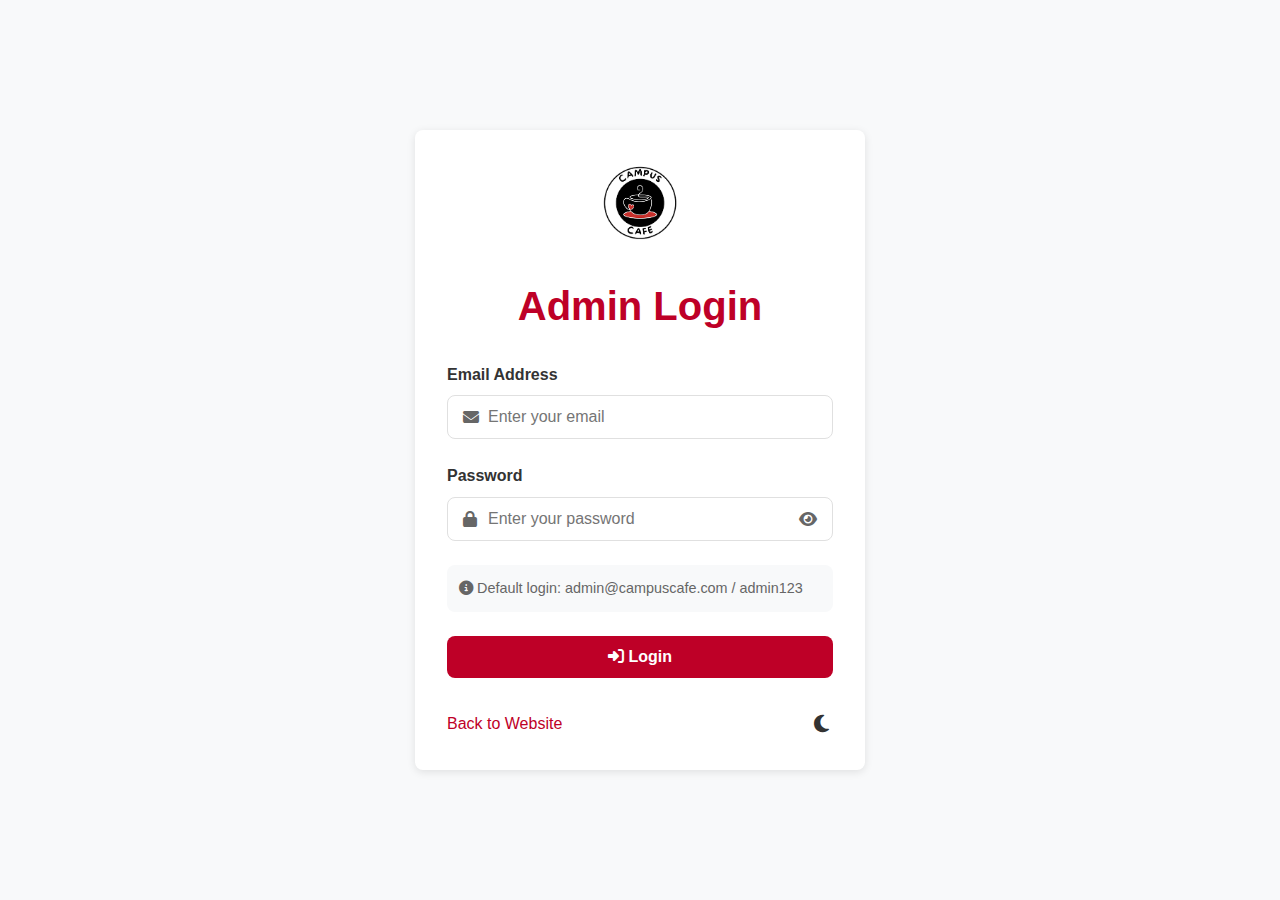
<file: cafe campus/admin/config.html>
<!DOCTYPE html>
<html lang="en">
<head>
    <meta charset="UTF-8">
    <meta name="viewport" content="width=device-width, initial-scale=1.0">
    <meta name="robots" content="noindex, nofollow">
    <title>Admin Configuration - Campus Cafe</title>
    <link rel="stylesheet" href="https://cdnjs.cloudflare.com/ajax/libs/font-awesome/6.4.0/css/all.min.css">
    <link rel="stylesheet" href="../css/styles.css">
    <link rel="stylesheet" href="../css/admin.css">
    <link rel="icon" href="../icon1.png" type="image/png">
</head>
<body class="admin-body light-mode">
    <div class="admin-wrapper">
        <nav class="admin-sidebar">
            <div class="sidebar-header">
                <img src="../assets/logo.png" alt="Campus Cafe Logo">
                <h2>Admin Panel</h2>
            </div>
            
            <ul class="sidebar-menu">
                <li>
                    <a href="dashboard.html"><i class="fas fa-tachometer-alt"></i> Dashboard</a>
                </li>
                <li>
                    <a href="manage-menu.html"><i class="fas fa-utensils"></i> Manage Menu</a>
                </li>
                <li class="active">
                    <a href="config.html"><i class="fas fa-cog"></i> Configuration</a>
                </li>
                <li>
                    <a href="#" id="logout-btn"><i class="fas fa-sign-out-alt"></i> Logout</a>
                </li>
            </ul>
            
            <div class="sidebar-footer">
                <div class="theme-toggle">
                    <i class="fas fa-moon"></i>
                </div>
                <a href="../index.html" target="_blank" class="view-site">
                    <i class="fas fa-external-link-alt"></i> View Site
                </a>
            </div>
        </nav>
        
        <main class="admin-content">
            <header class="admin-header">
                <h1><i class="fas fa-cog"></i> Admin Configuration</h1>
                <div class="breadcrumbs">
                    <a href="dashboard.html">Dashboard</a> / 
                    <span>Configuration</span>
                </div>
            </header>
            
            <section class="admin-section">
                <div class="card">
                    <div class="card-header">
                        <h2>Manage Admin Credentials</h2>
                        <p>Add, edit, or remove admin users (Development Environment Only)</p>
                    </div>
                    
                    <div id="config-error" class="error-message" style="display: none;"></div>
                    <div id="config-success" class="success-message" style="display: none;"></div>
                    
                    <div class="card-body">
                        <form id="admin-form" class="form">
                            <div class="form-row">
                                <div class="form-group">
                                    <label for="admin-email">Email</label>
                                    <input type="email" id="admin-email" name="email" required>
                                </div>
                            </div>
                            
                            <div class="form-row">
                                <div class="form-group">
                                    <label for="admin-password">Password</label>
                                    <input type="password" id="admin-password" name="password" required minlength="8">
                                    <small>Minimum 8 characters</small>
                                </div>
                                
                                <div class="form-group">
                                    <label for="admin-confirm-password">Confirm Password</label>
                                    <input type="password" id="admin-confirm-password" name="confirmPassword" required minlength="8">
                                </div>
                            </div>
                            
                            <div class="form-actions">
                                <button type="submit" class="btn btn-primary">Add Admin</button>
                            </div>
                        </form>
                        
                        <div class="table-container">
                            <table id="admin-table" class="data-table">
                                <thead>
                                    <tr>
                                        <th>#</th>
                                        <th>Email</th>
                                        <th>Actions</th>
                                    </tr>
                                </thead>
                                <tbody id="admin-list">
                                    <!-- Admin list will be loaded dynamically -->
                                </tbody>
                            </table>
                        </div>
                    </div>
                </div>
            </section>
        </main>
    </div>

    <script src="../js/utils/theme.js"></script>
    <script src="../js/utils/storage.js"></script>
    <script src="../js/utils/config.js"></script>
    <script src="../js/utils/auth.js"></script>
    <script src="../js/admin/config-manager.js"></script>
</body>
</html>
</file>
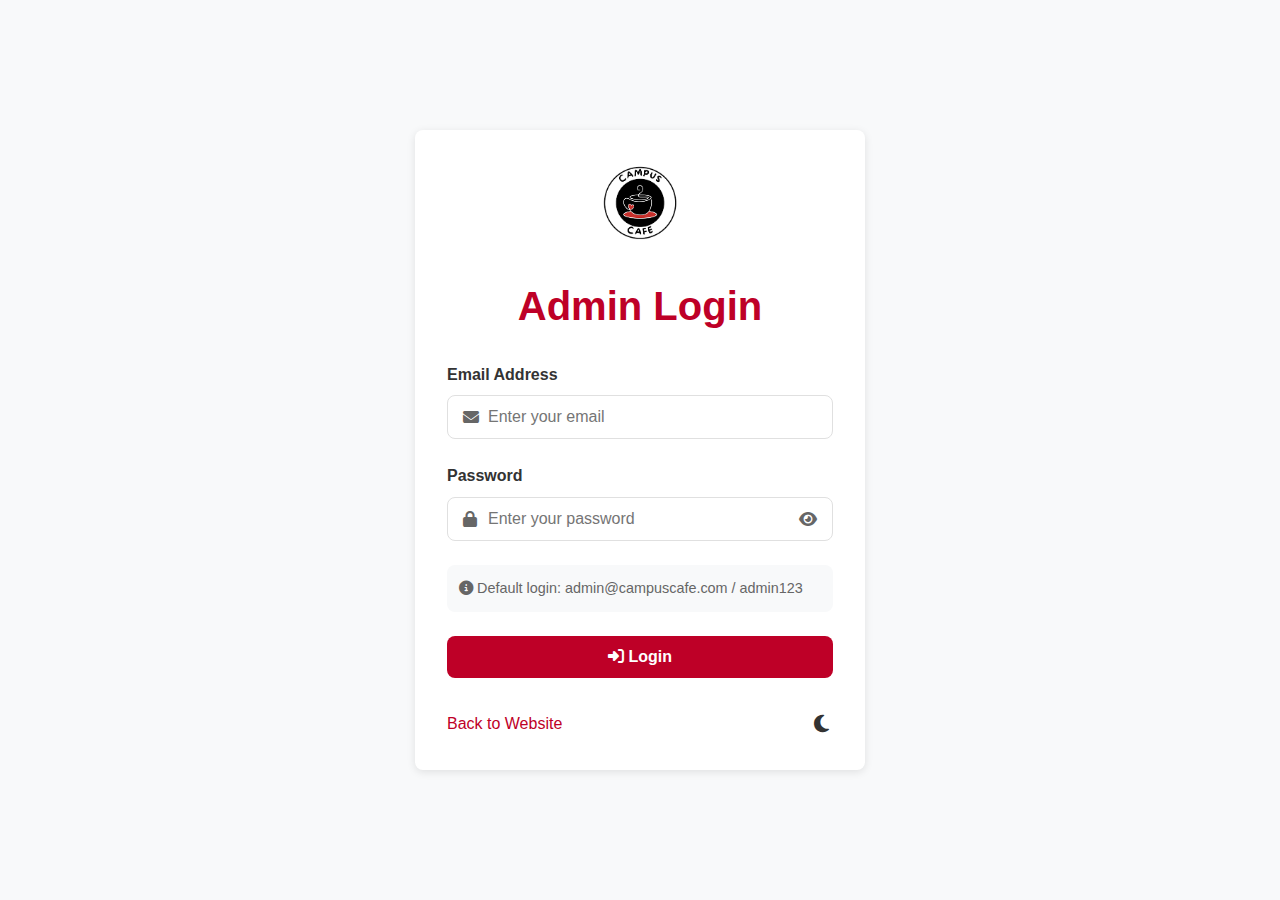
<file: cafe campus/admin/dashboard.html>
<!DOCTYPE html>
<html lang="en">
<head>
    <meta charset="UTF-8">
    <meta name="viewport" content="width=device-width, initial-scale=1.0">
    <meta name="robots" content="noindex, nofollow">
    <title>Admin Dashboard - Campus Cafe</title>
    <link rel="stylesheet" href="https://cdnjs.cloudflare.com/ajax/libs/font-awesome/6.4.0/css/all.min.css">
    <link rel="stylesheet" href="../css/styles.css">
    <link rel="stylesheet" href="../css/admin.css">
    <link rel="icon" href="../icon1.png" type="image/png">
</head>
<body class="admin-body light-mode">
    <div class="admin-wrapper">
        <nav class="admin-sidebar">
            <div class="sidebar-header">
                <img src="../assets/logo.png" alt="Campus Cafe Logo">
                <h2>Admin Panel</h2>
            </div>
            
            <ul class="sidebar-menu">
                <li class="active">
                    <a href="dashboard.html"><i class="fas fa-tachometer-alt"></i> Dashboard</a>
                </li>
                <li>
                    <a href="manage-menu.html"><i class="fas fa-utensils"></i> Manage Menu</a>
                </li>
                <li>
                    <a href="config.html"><i class="fas fa-cog"></i> Configuration</a>
                </li>
                <li>
                    <a href="#" id="logout-btn"><i class="fas fa-sign-out-alt"></i> Logout</a>
                </li>
            </ul>
            
            <div class="sidebar-footer">
                <div class="theme-toggle">
                    <i class="fas fa-moon"></i>
                </div>
                <a href="../index.html" target="_blank" class="view-site">
                    <i class="fas fa-external-link-alt"></i> View Site
                </a>
            </div>
        </nav>
        
        <main class="admin-content">
            <header class="admin-header">
                <div class="header-title">
                    <h1>Dashboard</h1>
                    <p>Welcome back, <span id="admin-name">Admin</span></p>
                </div>
                <div class="header-actions">
                    <button id="mobile-menu-toggle" class="mobile-toggle">
                        <i class="fas fa-bars"></i>
                    </button>
                </div>
            </header>
            
            <div class="dashboard-container">
                <div class="stats-cards">
                    <div class="stat-card">
                        <div class="stat-icon">
                            <i class="fas fa-hamburger"></i>
                        </div>
                        <div class="stat-info">
                            <h3>Total Menu Items</h3>
                            <p id="total-menu-items">0</p>
                        </div>
                    </div>
                    
                    <div class="stat-card">
                        <div class="stat-icon">
                            <i class="fas fa-list"></i>
                        </div>
                        <div class="stat-info">
                            <h3>Categories</h3>
                            <p id="total-categories">4</p>
                        </div>
                    </div>
                    
                    <div class="stat-card">
                        <div class="stat-icon">
                            <i class="fas fa-shopping-cart"></i>
                        </div>
                        <div class="stat-info">
                            <h3>Total Orders</h3>
                            <p id="total-orders">0</p>
                        </div>
                    </div>
                    
                    <div class="stat-card">
                        <div class="stat-icon">
                            <i class="fas fa-money-bill-wave"></i>
                        </div>
                        <div class="stat-info">
                            <h3>Total Revenue</h3>
                            <p id="total-revenue">$0.00</p>
                        </div>
                    </div>
                </div>
                
                <div class="dashboard-sections">
                    <div class="dashboard-section">
                        <h2>Recent Orders</h2>
                        <div class="recent-orders-container">
                            <table class="admin-table" id="recent-orders-table">
                                <thead>
                                    <tr>
                                        <th>Order ID</th>
                                        <th>Customer</th>
                                        <th>Item</th>
                                        <th>Total</th>
                                        <th>Status</th>
                                        <th>Date</th>
                                        <th>Actions</th>
                                    </tr>
                                </thead>
                                <tbody id="recent-orders-body">
                                    <!-- Orders will be loaded dynamically -->
                                </tbody>
                            </table>
                            <div id="no-orders-message" class="empty-state">
                                <i class="fas fa-shopping-cart"></i>
                                <p>No orders yet</p>
                            </div>
                        </div>
                    </div>
                    
                    <div class="dashboard-section">
                        <h2>Menu Overview</h2>
                        <div class="menu-stats">
                            <div class="category-stat" data-category="appetizers">
                                <h3>Breakfast</h3>
                                <div class="progress-bar">
                                    <div class="progress" style="width: 0%"></div>
                                </div>
                                <p>0 items</p>
                            </div>
                            <div class="category-stat" data-category="main-courses">
                                <h3>Main Courses</h3>
                                <div class="progress-bar">
                                    <div class="progress" style="width: 0%"></div>
                                </div>
                                <p>0 items</p>
                            </div>
                            <div class="category-stat" data-category="desserts">
                                <h3>Desserts</h3>
                                <div class="progress-bar">
                                    <div class="progress" style="width: 0%"></div>
                                </div>
                                <p>0 items</p>
                            </div>
                            <div class="category-stat" data-category="drinks">
                                <h3>Drinks</h3>
                                <div class="progress-bar">
                                    <div class="progress" style="width: 0%"></div>
                                </div>
                                <p>0 items</p>
                            </div>
                        </div>
                        
                        <div class="dashboard-actions">
                            <a href="manage-menu.html" class="btn btn-primary">
                                <i class="fas fa-plus"></i> Add New Menu Item
                            </a>
                        </div>
                    </div>
                </div>
                
                <div class="dashboard-sections">
                    <div class="dashboard-section">
                        <h2>Website Images</h2>
                        <p>The following sections allow customization of website images:</p>
                        <div class="image-management">
                            <div class="image-manager-link">
                                <h3>Menu Items</h3>
                                <p>Edit individual menu item images</p>
                                <a href="manage-menu.html" class="btn btn-secondary">Manage Menu Items</a>
                            </div>
                            <div class="image-info">
                                <h3>Image Guidelines</h3>
                                <ul>
                                    <li>Use high-quality, well-lit images</li>
                                    <li>Recommended size: 800x600 pixels</li>
                                    <li>Use .jpg or .png formats for best compatibility</li>
                                    <li>Use web-optimized images (under 500KB) for better performance</li>
                                </ul>
                            </div>
                        </div>
                    </div>
                </div>
            </div>
        </main>
    </div>

    <script src="../js/utils/theme.js"></script>
    <script src="../js/utils/storage.js"></script>
    <script src="../js/utils/config.js"></script>
    <script src="../js/utils/auth.js"></script>
    <script src="../js/admin/dashboard.js"></script>
</body>
</html>
</file>
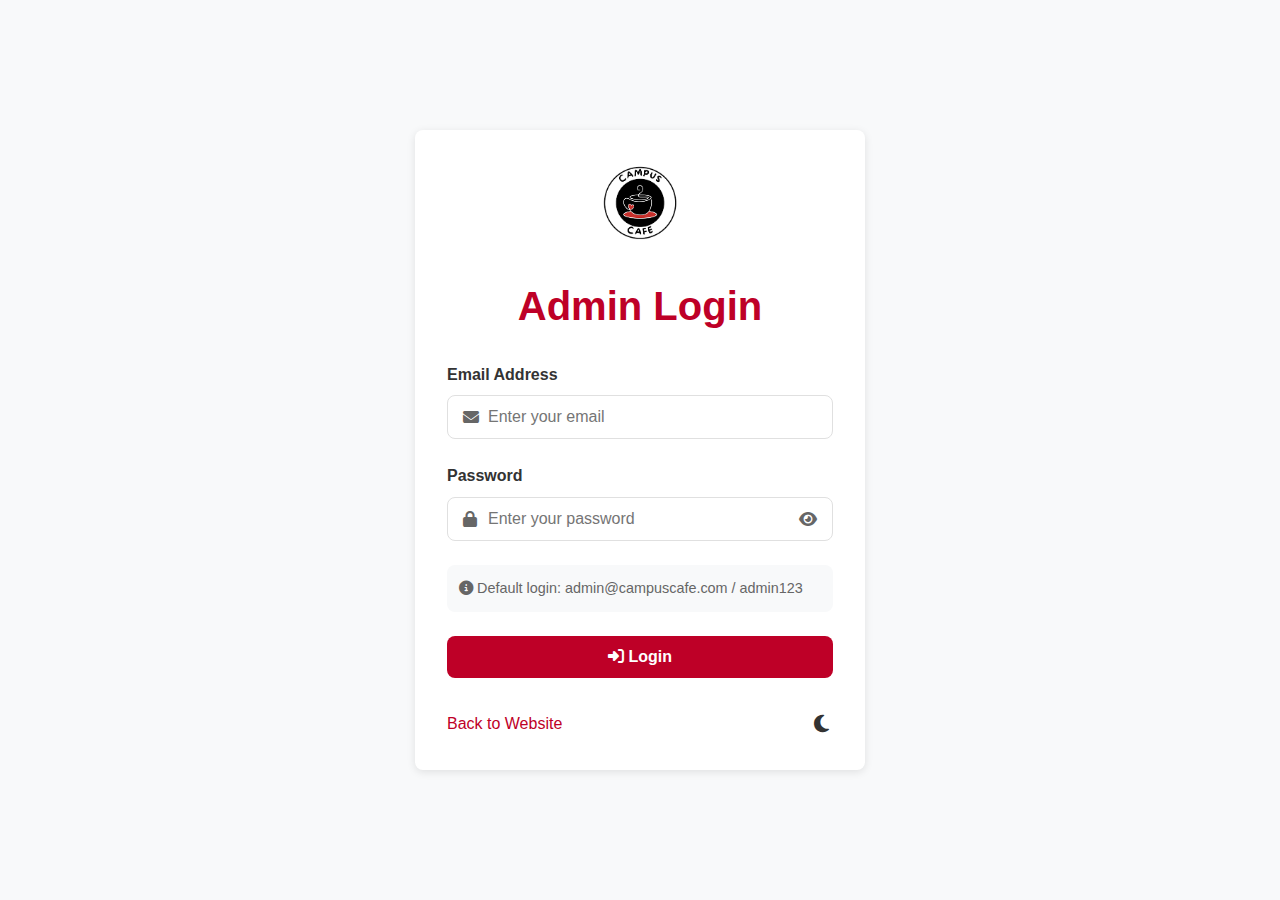
<file: cafe campus/admin/login.html>
<!DOCTYPE html>
<html lang="en">
<head>
    <meta charset="UTF-8">
    <meta name="viewport" content="width=device-width, initial-scale=1.0">
    <meta name="robots" content="noindex, nofollow">
    <title>Admin Login - Campus Cafe</title>
    <link rel="stylesheet" href="https://cdnjs.cloudflare.com/ajax/libs/font-awesome/6.4.0/css/all.min.css">
    <link rel="stylesheet" href="../css/styles.css">
    <link rel="stylesheet" href="../css/admin.css">
    <link rel="icon" href="../icon1.png" type="image/png">
    <style>
        .admin-login-card {
            animation: fadeIn 0.5s ease-in-out;
        }
        
        @keyframes fadeIn {
            from { opacity: 0; transform: translateY(-20px); }
            to { opacity: 1; transform: translateY(0); }
        }
        
        .input-icon {
            position: relative;
            margin-bottom: 1.5rem;
            transition: all 0.3s ease;
            border-radius: var(--border-radius);
        }
        
        .input-icon:focus-within {
            box-shadow: 0 0 0 2px rgba(190, 0, 39, 0.25);
        }
        
        .input-icon input {
            width: 100%;
            padding: 0.75rem 2.5rem;
            border: 1px solid var(--border-color);
            border-radius: var(--border-radius);
            background-color: var(--background-color);
            color: var(--text-color);
            font-size: 1rem;
            transition: all 0.3s ease;
        }
        
        .input-icon input:focus {
            outline: none;
            border-color: var(--primary-color);
        }
        
        .form-group label {
            display: block;
            margin-bottom: 0.5rem;
            font-weight: 600;
            color: var(--text-color);
        }
        
        .login-header {
            margin-bottom: 2rem;
        }
        
        .login-header h1 {
            color: var(--primary-color);
            margin-top: 1rem;
        }
        
        .login-info {
            background-color: var(--background-secondary);
            padding: 0.75rem;
            border-radius: var(--border-radius);
            margin: 1.5rem 0;
            font-size: 0.9rem;
        }
        
        .login-info p {
            margin: 0;
            color: var(--text-light);
        }
        
        .btn-primary {
            padding: 0.75rem;
            font-size: 1rem;
            font-weight: 600;
            transition: all 0.3s ease;
        }
        
        .btn-primary:hover {
            transform: translateY(-2px);
            box-shadow: 0 4px 8px rgba(0,0,0,0.1);
        }
    </style>
</head>
<body class="admin-body light-mode">
    <div class="admin-container">
        <div class="admin-login-card">
            <div class="login-header">
                <img src="../assets/logo.png" alt="Campus Cafe Logo" class="login-logo">
                <h1>Admin Login</h1>
            </div>
            
            <div id="login-error" class="error-message" style="display: none;"></div>
            
            <form id="login-form">
                <div class="form-group">
                    <label for="email">Email Address</label>
                    <div class="input-icon">
                        <i class="fas fa-envelope"></i>
                        <input type="email" id="email" name="email" placeholder="Enter your email" required autocomplete="username">
                    </div>
                </div>
                
                <div class="form-group">
                    <label for="password">Password</label>
                    <div class="input-icon">
                        <i class="fas fa-lock"></i>
                        <input type="password" id="password" name="password" placeholder="Enter your password" required autocomplete="current-password">
                        <i class="fas fa-eye toggle-password"></i>
                    </div>
                </div>
                
                <div class="login-info">
                    <p><i class="fas fa-info-circle"></i> Default login: admin@campuscafe.com / admin123</p>
                </div>
                
                <button type="submit" class="btn btn-primary btn-full">
                    <i class="fas fa-sign-in-alt"></i> Login
                </button>
            </form>
            
            <div class="login-footer">
                <a href="../index.html">Back to Website</a>
                <div class="theme-toggle">
                    <i class="fas fa-moon"></i>
                </div>
            </div>
        </div>
    </div>

    <script src="../js/utils/theme.js"></script>
    <script src="../js/utils/storage.js"></script>
    <script src="../js/utils/config.js"></script>
    <script src="../js/utils/auth.js"></script>
    <script src="../js/admin/login.js"></script>
</body>
</html>
</file>
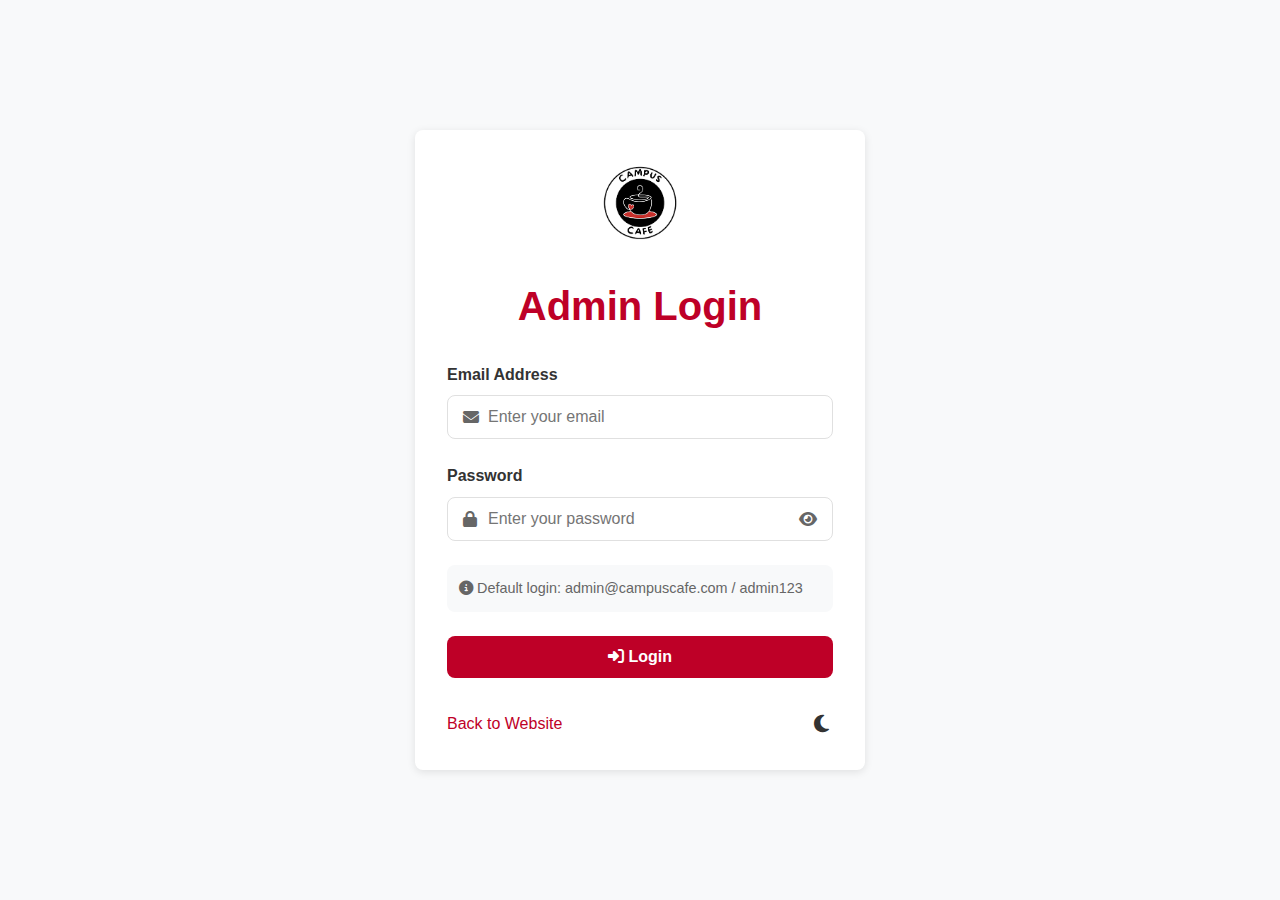
<file: cafe campus/admin/manage-menu.html>
<!DOCTYPE html>
<html lang="en">
<head>
    <meta charset="UTF-8">
    <meta name="viewport" content="width=device-width, initial-scale=1.0">
    <meta name="robots" content="noindex, nofollow">
    <title>Manage Menu - Campus Cafe</title>
    <link rel="stylesheet" href="https://cdnjs.cloudflare.com/ajax/libs/font-awesome/6.4.0/css/all.min.css">
    <link rel="stylesheet" href="../css/styles.css">
    <link rel="stylesheet" href="../css/admin.css">
    <link rel="icon" href="../icon1.png" type="image/png">
</head>
<body class="admin-body light-mode">
    <div class="admin-wrapper">
        <nav class="admin-sidebar">
            <div class="sidebar-header">
                <img src="../assets/logo.png" alt="Campus Cafe Logo">
                <h2>Admin Panel</h2>
            </div>
            
            <ul class="sidebar-menu">
                <li>
                    <a href="dashboard.html"><i class="fas fa-tachometer-alt"></i> Dashboard</a>
                </li>
                <li class="active">
                    <a href="manage-menu.html"><i class="fas fa-utensils"></i> Manage Menu</a>
                </li>
                <li>
                    <a href="#" id="logout-btn"><i class="fas fa-sign-out-alt"></i> Logout</a>
                </li>
            </ul>
            
            <div class="sidebar-footer">
                <div class="theme-toggle">
                    <i class="fas fa-moon"></i>
                </div>
                <a href="../index.html" target="_blank" class="view-site">
                    <i class="fas fa-external-link-alt"></i> View Site
                </a>
            </div>
        </nav>
        
        <main class="admin-content">
            <header class="admin-header">
                <div class="header-title">
                    <h1>Manage Menu Items</h1>
                </div>
                <div class="header-actions">
                    <button id="add-item-btn" class="btn btn-primary">
                        <i class="fas fa-plus"></i> Add New Item
                    </button>
                    <button id="mobile-menu-toggle" class="mobile-toggle">
                        <i class="fas fa-bars"></i>
                    </button>
                </div>
            </header>
            
            <div class="menu-management-container">
                <div class="menu-filters">
                    <div class="search-container">
                        <input type="text" id="menu-search" placeholder="Search menu items...">
                        <button id="search-btn"><i class="fas fa-search"></i></button>
                    </div>
                    
                    <div class="filter-options">
                        <select id="category-filter">
                            <option value="all">All Categories</option>
                            <option value="appetizers">Breakfast</option>
                            <option value="main-courses">Main Courses</option>
                            <option value="desserts">Desserts</option>
                            <option value="drinks">Drinks</option>
                        </select>
                    </div>
                </div>
                
                <div class="menu-items-table">
                    <table class="admin-table" id="menu-items-table">
                        <thead>
                            <tr>
                                <th>Item Name</th>
                                <th>Category</th>
                                <th>Price ($)</th>
                                <th>Image</th>
                                <th>Featured</th>
                                <th>Actions</th>
                            </tr>
                        </thead>
                        <tbody id="menu-items-body">
                            <!-- Menu items will be loaded dynamically -->
                        </tbody>
                    </table>
                    
                    <div id="no-items-message" class="empty-state" style="display: none;">
                        <i class="fas fa-utensils"></i>
                        <p>No menu items found</p>
                        <button id="add-first-item-btn" class="btn btn-primary">
                            <i class="fas fa-plus"></i> Add Your First Menu Item
                        </button>
                    </div>
                </div>
            </div>
        </main>
    </div>
    
    <!-- Add/Edit Item Modal -->
    <div id="item-modal" class="modal">
        <div class="modal-content">
            <span class="close-modal">&times;</span>
            <h2 id="modal-title">Add New Menu Item</h2>
            
            <form id="item-form">
                <input type="hidden" id="item-id">
                
                <div class="form-group">
                    <label for="item-name">Item Name*</label>
                    <input type="text" id="item-name" name="name" required>
                </div>
                
                <div class="form-group">
                    <label for="item-category">Category*</label>
                    <select id="item-category" name="category" required>
                        <option value="">Select a category</option>
                        <option value="appetizers">Breakfast</option>
                        <option value="main-courses">Main Courses</option>
                        <option value="desserts">Desserts</option>
                        <option value="drinks">Drinks</option>
                    </select>
                </div>
                
                <div class="form-row">
                    <div class="form-group">
                        <label for="item-price">Price ($)*</label>
                        <input type="number" id="item-price" name="price" min="0" step="0.01" required>
                    </div>
                    
                    <div class="form-group checkbox-group">
                        <label class="checkbox-label">
                            <input type="checkbox" id="item-featured" name="featured">
                            <span>Featured Item</span>
                        </label>
                    </div>
                </div>
                
                <div class="form-group">
                    <label for="item-image-url">Image URL</label>
                    <input type="url" id="item-image-url" name="imageUrl" placeholder="https://example.com/image.jpg">
                    <small>Enter a URL to an image (leave empty to use default)</small>
                </div>
                
                <div class="form-group">
                    <label for="item-description">Description*</label>
                    <textarea id="item-description" name="description" rows="3" required></textarea>
                </div>
                
                <div class="form-group">
                    <label for="item-ingredients">Ingredients (one per line)</label>
                    <textarea id="item-ingredients" name="ingredients" rows="4" placeholder="Enter each ingredient on a new line"></textarea>
                </div>
                
                <div class="image-preview" id="image-preview">
                    <h3>Image Preview</h3>
                    <div class="preview-container">
                        <div class="image-placeholder">
                            <i class="fas fa-image"></i>
                            <span>No image</span>
                        </div>
                        <img id="preview-image" src="" alt="Preview" style="display: none;">
                    </div>
                </div>
                
                <div class="form-actions">
                    <button type="button" class="btn btn-secondary" id="cancel-btn">Cancel</button>
                    <button type="submit" class="btn btn-primary" id="save-btn">Save Item</button>
                </div>
            </form>
        </div>
    </div>
    
    <!-- Delete Confirmation Modal -->
    <div id="delete-modal" class="modal">
        <div class="modal-content delete-modal-content">
            <h2>Confirm Deletion</h2>
            <p>Are you sure you want to delete <span id="delete-item-name"></span>? This action cannot be undone.</p>
            
            <div class="form-actions">
                <button type="button" class="btn btn-secondary" id="delete-cancel-btn">Cancel</button>
                <button type="button" class="btn btn-danger" id="delete-confirm-btn">Delete</button>
            </div>
        </div>
    </div>

    <script src="../js/utils/theme.js"></script>
    <script src="../js/utils/storage.js"></script>
    <script src="../js/utils/auth.js"></script>
    <script src="../js/admin/menu-manager.js"></script>
</body>
</html>
</file>
<file: cafe campus/css/styles.css>
/* ===== Global Styles ===== */
:root {
    /* Light Mode Colors */
    --primary-color: #be0027; /* Kenya Red */
    --secondary-color: #006b3f; /* Kenya Green */
    --accent-color: #000000; /* Kenya Black */
    --background-color: #ffffff;
    --background-secondary: #f8f9fa;
    --text-color: #333333;
    --text-light: #666666;
    --border-color: #e0e0e0;
    --card-shadow: 0 2px 8px rgba(0, 0, 0, 0.1);
    --header-bg: #ffffff;
    --footer-bg: #333333;
    --footer-text: #ffffff;
    
    /* Kenya Inspired Colors */
    --kenya-red: #be0027;
    --kenya-green: #006b3f;
    --kenya-black: #000000;
    
    /* Fonts */
    --heading-font: 'Segoe UI', Tahoma, Geneva, Verdana, sans-serif;
    --body-font: 'Segoe UI', Tahoma, Geneva, Verdana, sans-serif;
    
    /* Sizing */
    --container-width: 1200px;
    --border-radius: 8px;
    --spacing-xs: 0.25rem;
    --spacing-sm: 0.5rem;
    --spacing-md: 1rem;
    --spacing-lg: 1.5rem;
    --spacing-xl: 2rem;
    --spacing-xxl: 3rem;
    
    /* Transitions */
    --transition-speed: 0.3s;
}

/* Dark Mode Colors */
.dark-mode {
    --primary-color: #be0027; /* Kenya Red */
    --secondary-color: #006b3f; /* Kenya Green */
    --accent-color: #ffffff; /* White for contrast in dark mode */
    --background-color: #1a1a1a;
    --background-secondary: #2d2d2d;
    --text-color: #f1f1f1;
    --text-light: #cccccc;
    --border-color: #444444;
    --card-shadow: 0 2px 8px rgba(0, 0, 0, 0.3);
    --header-bg: #222222;
    --footer-bg: #222222;
}

/* Reset */
*, *::before, *::after {
    box-sizing: border-box;
    margin: 0;
    padding: 0;
}

html {
    scroll-behavior: smooth;
}

body {
    font-family: var(--body-font);
    font-size: 16px;
    line-height: 1.6;
    color: var(--text-color);
    background-color: var(--background-color);
    min-height: 100vh;
    display: flex;
    flex-direction: column;
    transition: background-color var(--transition-speed), color var(--transition-speed);
}

h1, h2, h3, h4, h5, h6 {
    font-family: var(--heading-font);
    margin-bottom: var(--spacing-md);
    font-weight: 700;
    line-height: 1.2;
}

h1 {
    font-size: 2.5rem;
}

h2 {
    font-size: 2rem;
}

h3 {
    font-size: 1.5rem;
}

p {
    margin-bottom: var(--spacing-md);
}

a {
    color: var(--primary-color);
    text-decoration: none;
    transition: color var(--transition-speed);
}

a:hover {
    color: var(--secondary-color);
}

ul, ol {
    padding-left: var(--spacing-xl);
    margin-bottom: var(--spacing-md);
}

img {
    max-width: 100%;
    height: auto;
}

section {
    padding: var(--spacing-xxl) 0;
}

.container {
    width: 100%;
    max-width: var(--container-width);
    margin: 0 auto;
    padding: 0 var(--spacing-md);
}

/* Buttons */
.btn {
    display: inline-block;
    padding: 0.75rem 1.5rem;
    border-radius: var(--border-radius);
    font-weight: 600;
    text-align: center;
    cursor: pointer;
    transition: all var(--transition-speed);
    border: none;
    font-size: 1rem;
}

.btn-primary {
    background-color: var(--primary-color);
    color: white;
}

.btn-primary:hover {
    background-color: var(--secondary-color);
    color: white;
}

.btn-secondary {
    background-color: transparent;
    color: var(--primary-color);
    border: 2px solid var(--primary-color);
}

.btn-secondary:hover {
    background-color: var(--primary-color);
    color: white;
}

.btn-danger {
    background-color: var(--kenya-red);
    color: white;
}

.btn-danger:hover {
    background-color: #a00020;
    color: white;
}

.btn-small {
    padding: 0.5rem 1rem;
    font-size: 0.875rem;
}

.btn-full {
    display: block;
    width: 100%;
}

/* Header */
header {
    background-color: var(--header-bg);
    box-shadow: 0 2px 10px rgba(0, 0, 0, 0.1);
    position: sticky;
    top: 0;
    z-index: 100;
    transition: background-color var(--transition-speed);
}

header .container {
    display: flex;
    justify-content: space-between;
    align-items: center;
    padding: 1rem var(--spacing-md);
}

.logo a {
    display: flex;
    align-items: center;
    font-weight: 700;
    font-size: 1.5rem;
    color: var(--text-color);
}

.logo img {
    height: 40px;
    margin-right: var(--spacing-sm);
}

/* Main Navigation */
.main-nav {
    display: flex;
    list-style: none;
    margin: 0;
    padding: 0;
}

.main-nav li {
    margin-left: 2rem;
}

.main-nav a {
    color: var(--text-color);
    position: relative;
    padding-bottom: 0.25rem;
    font-weight: 500;
}

.main-nav a:after {
    content: '';
    position: absolute;
    left: 0;
    bottom: 0;
    width: 0;
    height: 2px;
    background-color: var(--primary-color);
    transition: width 0.3s ease;
}

.main-nav a:hover:after,
.main-nav a.active:after {
    width: 100%;
}

.mobile-nav-toggle {
    display: none;
    background: none;
    border: none;
    font-size: 1.5rem;
    cursor: pointer;
    color: var(--text-color);
}

/* Theme Toggle */
.theme-toggle {
    background: none;
    border: none;
    cursor: pointer;
    color: var(--text-color);
    font-size: 1.25rem;
    padding: var(--spacing-xs);
    display: flex;
    align-items: center;
    justify-content: center;
}

.theme-toggle i {
    transition: transform 0.5s ease;
}

.dark-mode .theme-toggle i {
    transform: rotate(360deg);
}

.dark-mode .theme-toggle i:before {
    content: "\f185"; /* Sun icon in FontAwesome */
}

/* Hero Section */
.hero {
    background: linear-gradient(rgba(0, 0, 0, 0.6), rgba(0, 0, 0, 0.6)),
                url('https://images.unsplash.com/photo-1516100882582-96c3a05fe590?ixid=MnwxMjA3fDB8MHxwaG90by1wYWdlfHx8fGVufDB8fHx8&ixlib=rb-1.2.1&auto=format&fit=crop&w=1350&q=80') center/cover no-repeat;
    color: white;
    text-align: center;
    padding: 100px 0;
}

.hero-content {
    max-width: 800px;
    margin: 0 auto;
}

.hero h1 {
    font-size: 3rem;
    margin-bottom: var(--spacing-md);
}

.hero p {
    font-size: 1.25rem;
    margin-bottom: var(--spacing-xl);
}

/* Featured Dishes Section */
.featured-dishes {
    background-color: var(--background-secondary);
    transition: background-color var(--transition-speed);
}

.featured-dishes h2 {
    text-align: center;
    margin-bottom: var(--spacing-xl);
}

.featured-grid {
    display: grid;
    grid-template-columns: repeat(auto-fit, minmax(300px, 1fr));
    gap: var(--spacing-lg);
}

.dish-card {
    background-color: var(--background-color);
    border-radius: var(--border-radius);
    overflow: hidden;
    box-shadow: var(--card-shadow);
    transition: transform var(--transition-speed), box-shadow var(--transition-speed);
}

.dish-card:hover {
    transform: translateY(-5px);
    box-shadow: 0 10px 15px rgba(0, 0, 0, 0.1);
}

.dish-image {
    height: 200px;
    border-top-left-radius: var(--border-radius);
    border-top-right-radius: var(--border-radius);
    overflow: hidden;
    position: relative;
}

.dish-img {
    width: 100%;
    height: 100%;
    object-fit: cover;
    transition: transform var(--transition-speed);
}

.dish-card:hover .dish-img {
    transform: scale(1.05);
}

.image-placeholder {
    display: flex;
    flex-direction: column;
    align-items: center;
    justify-content: center;
    width: 100%;
    height: 100%;
    background-color: var(--background-secondary);
    color: var(--text-light);
    font-size: 0.875rem;
    text-align: center;
    padding: var(--spacing-md);
}

.image-placeholder i {
    font-size: 2rem;
    margin-bottom: var(--spacing-sm);
}

.dish-info {
    padding: var(--spacing-lg);
}

.dish-name {
    font-size: 1.25rem;
    margin-bottom: var(--spacing-sm);
}

.dish-price {
    color: var(--kenya-green);
    font-weight: 700;
    margin-bottom: var(--spacing-sm);
}

.dish-price::before {
    content: "";
    display: inline-block;
    width: 14px;
    height: 14px;
    background-color: var(--kenya-green);
    border-radius: 50%;
    margin-right: 5px;
    opacity: 0.3;
}

.dish-description {
    color: var(--text-light);
    margin-bottom: var(--spacing-md);
    display: -webkit-box;
    -webkit-line-clamp: 3;
    -webkit-box-orient: vertical;
    overflow: hidden;
}

.dish-category {
    display: inline-block;
    padding: 0.25rem 0.5rem;
    background-color: var(--accent-color);
    color: white;
    border-radius: 20px;
    font-size: 0.75rem;
    margin-bottom: var(--spacing-sm);
}

.view-dish {
    text-align: right;
}

/* About Section */
.about-content {
    display: grid;
    grid-template-columns: 1fr 1fr;
    gap: var(--spacing-xl);
    align-items: center;
}

.about-image {
    height: 400px;
    border-radius: var(--border-radius);
    overflow: hidden;
}

.about-image .image-placeholder {
    background-color: var(--background-secondary);
}

/* About Special Section Styles */
.about-special {
    background-color: var(--background-secondary);
    padding: var(--spacing-xl) 0;
}

.about-special h2 {
    text-align: center;
    margin-bottom: var(--spacing-lg);
}

.about-special ul {
    padding-left: var(--spacing-md);
}

.about-special li {
    margin-bottom: var(--spacing-md);
    position: relative;
    list-style-type: none;
    padding-left: var(--spacing-md);
}

.about-special li::before {
    content: "";
    position: absolute;
    left: 0;
    top: 10px;
    width: 6px;
    height: 6px;
    border-radius: 50%;
    background-color: var(--primary-color);
}

.about-special strong {
    color: var(--primary-color);
    font-weight: 600;
}

/* Contact Section */
.contact-grid {
    display: grid;
    grid-template-columns: 1fr 1fr;
    gap: var(--spacing-xl);
}

.contact-info {
    display: grid;
    grid-template-columns: 1fr 1fr;
    gap: var(--spacing-lg);
}

.contact-item {
    display: flex;
    align-items: flex-start;
}

.contact-item i {
    font-size: 1.5rem;
    color: var(--primary-color);
    margin-right: var(--spacing-md);
    margin-top: 5px;
}

.contact-item h3 {
    margin-bottom: var(--spacing-xs);
    font-size: 1.125rem;
}

.contact-item p {
    color: var(--text-light);
}

.form-group {
    margin-bottom: var(--spacing-md);
}

.form-group label {
    display: block;
    margin-bottom: var(--spacing-xs);
    font-weight: 600;
}

.form-group input,
.form-group textarea {
    width: 100%;
    padding: 0.75rem;
    border: 1px solid var(--border-color);
    border-radius: var(--border-radius);
    background-color: var(--background-color);
    color: var(--text-color);
    font-family: var(--body-font);
    transition: border-color var(--transition-speed);
}

.form-group input:focus,
.form-group textarea:focus {
    outline: none;
    border-color: var(--primary-color);
}

/* Footer */
footer {
    background-color: var(--footer-bg);
    color: var(--footer-text);
    padding: var(--spacing-xl) 0;
    margin-top: auto;
    position: relative;
    overflow: hidden;
}

.footer-content {
    display: grid;
    grid-template-columns: repeat(auto-fit, minmax(200px, 1fr));
    gap: var(--spacing-xl);
    margin-bottom: var(--spacing-xl);
}

.footer-logo {
    display: flex;
    align-items: center;
    font-size: 1.25rem;
    font-weight: 700;
    margin-bottom: var(--spacing-md);
}

.footer-logo img {
    height: 40px;
    margin-right: var(--spacing-sm);
}

.footer-links h3,
.footer-social h3 {
    color: white;
    margin-bottom: var(--spacing-md);
    font-size: 1.125rem;
}

.footer-links ul {
    list-style: none;
    padding: 0;
    margin: 0;
}

.footer-links li {
    margin-bottom: var(--spacing-sm);
}

.footer-links a {
    color: var(--footer-text);
    opacity: 0.8;
}

.footer-links a:hover {
    opacity: 1;
    color: var(--primary-color);
}

.social-icons {
    display: flex;
    gap: var(--spacing-md);
}

.social-icons a {
    display: flex;
    align-items: center;
    justify-content: center;
    width: 40px;
    height: 40px;
    border-radius: 50%;
    background-color: rgba(255, 255, 255, 0.1);
    color: white;
    transition: background-color var(--transition-speed);
}

.social-icons a:hover {
    background-color: var(--primary-color);
    color: white;
}

.copyright {
    text-align: center;
    padding-top: var(--spacing-lg);
    border-top: 1px solid rgba(255, 255, 255, 0.1);
    font-size: 0.875rem;
    opacity: 0.7;
}

/* Footer Stats */
.footer-stats {
    margin-bottom: var(--spacing-md);
}

.footer-stats h3 {
    color: white;
    margin-bottom: var(--spacing-md);
}

.stats-list {
    list-style: none;
    padding: 0;
    margin: 0;
}

.stats-list li {
    margin-bottom: var(--spacing-xs);
    color: var(--footer-text);
    opacity: 0.8;
    font-size: 0.9rem;
}

.stats-list span {
    font-weight: 700;
    color: var(--primary-color);
    margin-right: 5px;
    font-size: 1.1rem;
}

/* Menu Page Styles */
.menu-header {
    background: linear-gradient(rgba(0, 0, 0, 0.7), rgba(0, 0, 0, 0.7)),
                url('https://images.unsplash.com/photo-1511690656952-34342bb7c2f2?ixid=MnwxMjA3fDB8MHxwaG90by1wYWdlfHx8fGVufDB8fHx8&ixlib=rb-1.2.1&auto=format&fit=crop&w=1400&q=80') center/cover no-repeat;
    text-align: center;
    color: white;
    padding: var(--spacing-xxl) 0;
}

.search-container {
    max-width: 500px;
    margin: var(--spacing-lg) auto;
    display: flex;
    position: relative;
}

.search-container input {
    flex: 1;
    padding: 0.75rem;
    padding-right: 3rem;
    border: none;
    border-radius: var(--border-radius);
    font-size: 1rem;
}

.search-container button {
    position: absolute;
    right: 0;
    top: 0;
    height: 100%;
    width: 3rem;
    background-color: var(--primary-color);
    border: none;
    border-top-right-radius: var(--border-radius);
    border-bottom-right-radius: var(--border-radius);
    color: white;
    cursor: pointer;
    transition: background-color var(--transition-speed);
}

.search-container button:hover {
    background-color: var(--secondary-color);
}

.menu-tabs {
    display: flex;
    justify-content: center;
    flex-wrap: wrap;
    gap: var(--spacing-sm);
    margin-top: var(--spacing-xl);
}

.menu-tab {
    padding: 0.5rem 1.25rem;
    background-color: rgba(255, 255, 255, 0.1);
    border: none;
    border-radius: 20px;
    color: white;
    cursor: pointer;
    transition: all var(--transition-speed);
    font-weight: 600;
}

.menu-tab:hover,
.menu-tab.active {
    background-color: var(--primary-color);
}

.menu-grid {
    display: grid;
    grid-template-columns: repeat(auto-fill, minmax(300px, 1fr));
    gap: var(--spacing-lg);
    margin-top: var(--spacing-lg);
}

.menu-item {
    background-color: var(--background-color);
    border-radius: var(--border-radius);
    overflow: hidden;
    box-shadow: var(--card-shadow);
    transition: transform var(--transition-speed), box-shadow var(--transition-speed);
    cursor: pointer;
}

.menu-item:hover {
    transform: translateY(-5px);
    box-shadow: 0 10px 20px rgba(0, 0, 0, 0.15);
}

.menu-item-image {
    width: 100%;
    height: 220px;
    border-radius: var(--border-radius);
    overflow: hidden;
    position: relative;
}

.menu-item-image img {
    width: 100%;
    height: 100%;
    object-fit: cover;
    transition: transform var(--transition-speed);
}

.menu-item:hover .menu-item-image img {
    transform: scale(1.05);
}

.menu-item-info {
    padding: var(--spacing-md);
}

.menu-item-name {
    margin-bottom: var(--spacing-xs);
    font-size: 1.25rem;
}

.menu-item-price {
    color: var(--kenya-green);
    font-weight: 700;
    margin-bottom: var(--spacing-sm);
}

.menu-item-price::before {
    content: "";
    display: inline-block;
    width: 14px;
    height: 14px;
    background-color: var(--kenya-green);
    border-radius: 50%;
    margin-right: 5px;
    opacity: 0.3;
}

.menu-item-description {
    color: var(--text-light);
    font-size: 0.875rem;
    margin-bottom: var(--spacing-sm);
    display: -webkit-box;
    -webkit-line-clamp: 2;
    -webkit-box-orient: vertical;
    overflow: hidden;
}

.order-section {
    background-color: var(--background-secondary);
    text-align: center;
    padding: var(--spacing-xxl) 0;
}

.order-section h2 {
    margin-bottom: var(--spacing-md);
}

.order-section p {
    margin-bottom: var(--spacing-lg);
    color: var(--text-light);
}

.no-results {
    text-align: center;
    padding: var(--spacing-xl) 0;
}

.no-results i {
    font-size: 3rem;
    color: var(--text-light);
    margin-bottom: var(--spacing-md);
}

/* Modal Styles */
.modal {
    position: fixed;
    top: 0;
    left: 0;
    width: 100%;
    height: 100%;
    background-color: rgba(0, 0, 0, 0.5);
    display: none;
    align-items: center;
    justify-content: center;
    z-index: 1000;
}

.modal.show {
    display: flex;
}

.modal-content {
    position: relative;
    background-color: var(--background-color);
    margin: auto;
    padding: 20px;
    border-radius: 8px;
    box-shadow: 0 4px 10px rgba(0, 0, 0, 0.2);
    width: 90%;
    max-width: 500px;
    max-height: 90vh;
    overflow-y: auto;
}

.close-modal {
    position: absolute;
    top: 10px;
    right: 10px;
    font-size: 1.5rem;
    color: var(--text-light);
    cursor: pointer;
}

.close-modal:hover {
    color: var(--text-color);
}

.modal-item-details {
    display: grid;
    grid-template-columns: 1fr 2fr;
    gap: var(--spacing-lg);
}

.modal-item-image {
    width: 100%;
    height: 300px;
    border-radius: var(--border-radius);
    overflow: hidden;
    margin-bottom: var(--spacing-md);
}

.modal-item-image img {
    width: 100%;
    height: 100%;
    object-fit: cover;
    border-radius: var(--border-radius);
}

.modal-item-price {
    font-size: 1.5rem;
    color: var(--kenya-green);
    font-weight: 700;
    margin: var(--spacing-md) 0;
}

.modal-item-price::before {
    content: "";
    display: inline-block;
    width: 14px;
    height: 14px;
    background-color: var(--kenya-green);
    border-radius: 50%;
    margin-right: 5px;
    opacity: 0.3;
}

.modal-item-category {
    display: inline-block;
    padding: 0.25rem 0.75rem;
    background-color: var(--accent-color);
    color: white;
    border-radius: 20px;
    font-size: 0.875rem;
    margin-bottom: var(--spacing-md);
}

.modal-item-ingredients h3 {
    margin-top: var(--spacing-md);
    margin-bottom: var(--spacing-sm);
    font-size: 1.125rem;
}

.modal-item-ingredients ul {
    list-style-type: disc;
    padding-left: var(--spacing-lg);
}

.modal-item-ingredients li {
    margin-bottom: var(--spacing-xs);
}

/* Loader */
.loader {
    width: 50px;
    height: 50px;
    border: 5px solid var(--border-color);
    border-top: 5px solid var(--primary-color);
    border-radius: 50%;
    margin: var(--spacing-xl) auto;
    animation: spin 1s linear infinite;
}

@keyframes spin {
    0% { transform: rotate(0deg); }
    100% { transform: rotate(360deg); }
}

/* Empty State */
.empty-state {
    text-align: center;
    padding: var(--spacing-xl) 0;
}

.empty-state i {
    font-size: 3rem;
    color: var(--text-light);
    margin-bottom: var(--spacing-md);
}

.empty-state p {
    color: var(--text-light);
    margin-bottom: var(--spacing-lg);
}

/* Utility Classes */
.text-center {
    text-align: center;
}

.mt-1 { margin-top: var(--spacing-sm); }
.mt-2 { margin-top: var(--spacing-md); }
.mt-3 { margin-top: var(--spacing-lg); }
.mt-4 { margin-top: var(--spacing-xl); }

.mb-1 { margin-bottom: var(--spacing-sm); }
.mb-2 { margin-bottom: var(--spacing-md); }
.mb-3 { margin-bottom: var(--spacing-lg); }
.mb-4 { margin-bottom: var(--spacing-xl); }

/* Media Queries */
@media (max-width: 992px) {
    h1 { font-size: 2.2rem; }
    h2 { font-size: 1.8rem; }
    
    .about-content {
        grid-template-columns: 1fr;
    }
    
    .contact-grid {
        grid-template-columns: 1fr;
    }
    
    .modal-item-details {
        grid-template-columns: 1fr;
    }
}

@media (max-width: 768px) {
    .main-nav {
        display: none;
        position: absolute;
        top: 100%;
        left: 0;
        width: 100%;
        background-color: var(--header-bg);
        flex-direction: column;
        padding: var(--spacing-md);
        box-shadow: 0 5px 10px rgba(0, 0, 0, 0.1);
    }
    
    .main-nav.active {
        display: flex;
    }
    
    .main-nav li {
        margin: 0;
        margin-bottom: var(--spacing-md);
    }
    
    .mobile-nav-toggle {
        display: block;
    }
    
    .contact-info {
        grid-template-columns: 1fr;
    }
    
    .hero h1 {
        font-size: 2.2rem;
    }
    
    .hero p {
        font-size: 1.1rem;
    }
}

@media (max-width: 576px) {
    section {
        padding: var(--spacing-xl) 0;
    }
    
    .menu-tabs {
        display: grid;
        grid-template-columns: 1fr 1fr;
        gap: var(--spacing-sm);
    }
}

/* Order Card Button */
.order-card .btn-small {
    margin-top: 10px;
    display: inline-block;
    padding: 6px 12px;
    font-size: 0.8rem;
}

/* Add this to the file to ensure order cards are properly styled */

.order-card {
    background-color: var(--background-color);
    border-radius: 8px;
    box-shadow: 0 2px 8px rgba(0, 0, 0, 0.1);
    padding: 15px;
    margin-bottom: 15px;
}

.order-card .order-header {
    display: flex;
    justify-content: space-between;
    align-items: center;
    margin-bottom: 10px;
}

.order-card .order-status {
    background-color: #fff3cd;
    color: #856404;
    padding: 4px 8px;
    border-radius: 12px;
    font-size: 0.75rem;
    font-weight: 600;
}

.order-card .order-details {
    font-size: 0.9rem;
    line-height: 1.4;
}

.current-orders {
    display: grid;
    grid-template-columns: repeat(auto-fill, minmax(280px, 1fr));
    gap: 20px;
    margin-top: 20px;
}

/* Header Navigation Actions */
.nav-actions {
    display: flex;
    align-items: center;
    gap: 1rem;
}

.cart-icon {
    position: relative;
    font-size: 1.25rem;
    color: var(--text-color);
    display: flex;
    align-items: center;
    justify-content: center;
}

.cart-badge {
    position: absolute;
    top: -8px;
    right: -8px;
    background-color: var(--primary-color);
    color: white;
    font-size: 0.75rem;
    width: 18px;
    height: 18px;
    border-radius: 50%;
    display: flex;
    align-items: center;
    justify-content: center;
    font-weight: 600;
}

/* Quantity Control for Order Modal */
.quantity-control {
    display: flex;
    align-items: center;
    margin: 1rem 0;
}

.quantity-btn {
    width: 32px;
    height: 32px;
    border-radius: 50%;
    background-color: var(--background-secondary);
    border: none;
    display: flex;
    align-items: center;
    justify-content: center;
    cursor: pointer;
    font-size: 1rem;
    color: var(--text-color);
}

.quantity-input {
    width: 50px;
    text-align: center;
    margin: 0 0.5rem;
    padding: 0.25rem;
    border: 1px solid var(--border-color);
    border-radius: 4px;
    font-size: 1rem;
}

/* Payment Options Styles */
.payment-options {
    margin: 1.5rem 0;
    display: grid;
    grid-template-columns: repeat(auto-fill, minmax(250px, 1fr));
    gap: 1rem;
}

.payment-option {
    background-color: var(--background-secondary);
    border-radius: var(--border-radius);
    padding: 1rem;
    cursor: pointer;
    transition: all 0.3s ease;
    border: 2px solid transparent;
}

.payment-option:hover {
    background-color: var(--hover-color);
}

.payment-option input[type="radio"] {
    display: none;
}

.payment-option input[type="radio"]:checked + label {
    color: var(--primary-color);
}

.payment-option input[type="radio"]:checked + label i {
    color: var(--primary-color);
}

.payment-option input[type="radio"]:checked + label::before {
    border-color: var(--primary-color);
    background-color: var(--primary-color);
}

.payment-option label {
    display: flex;
    align-items: center;
    gap: 0.75rem;
    font-weight: 500;
    cursor: pointer;
    width: 100%;
    position: relative;
    padding-left: 30px;
}

.payment-option label::before {
    content: '';
    position: absolute;
    left: 0;
    top: 50%;
    transform: translateY(-50%);
    width: 18px;
    height: 18px;
    border: 2px solid var(--text-light);
    border-radius: 50%;
    transition: all 0.3s ease;
}

.payment-option input[type="radio"]:checked + label::after {
    content: '';
    position: absolute;
    left: 6px;
    top: 50%;
    transform: translateY(-50%);
    width: 10px;
    height: 10px;
    background-color: white;
    border-radius: 50%;
}

.payment-option i {
    font-size: 1.25rem;
    color: var(--text-color);
    width: 24px;
    text-align: center;
}

.checkout-note {
    margin: 1.5rem 0;
}

.checkout-note label {
    display: block;
    margin-bottom: 0.5rem;
    font-weight: 500;
}

.checkout-note textarea {
    width: 100%;
    padding: 0.75rem;
    border: 1px solid var(--border-color);
    border-radius: var(--border-radius);
    resize: vertical;
    background-color: var(--background-color);
    color: var(--text-color);
}

.checkout-summary {
    margin: 1.5rem 0;
    padding-top: 1rem;
    border-top: 1px solid var(--border-color);
}

.checkout-total {
    display: flex;
    justify-content: space-between;
    font-size: 1.25rem;
    font-weight: 600;
}

.checkout-actions {
    display: flex;
    justify-content: flex-end;
    gap: 1rem;
    margin-top: 1.5rem;
}

/* M-Pesa Payment Instructions */
.payment-instructions {
    margin: 1.5rem 0;
    padding: 1.5rem;
    background-color: var(--background-secondary);
    border-radius: var(--border-radius);
    border-left: 4px solid #4CD964;
}

.payment-instructions h3 {
    margin-top: 0;
    margin-bottom: 0.75rem;
    color: #4CD964;
}

.mpesa-steps {
    margin: 1.5rem 0;
}

.mpesa-step {
    display: flex;
    align-items: center;
    margin-bottom: 0.75rem;
}

.step-number {
    display: flex;
    align-items: center;
    justify-content: center;
    width: 24px;
    height: 24px;
    background-color: #4CD964;
    color: white;
    border-radius: 50%;
    font-size: 0.875rem;
    font-weight: 600;
    margin-right: 0.75rem;
}

.mpesa-step p {
    margin: 0;
}

.payment-note {
    margin-top: 1rem;
    padding-top: 1rem;
    border-top: 1px solid var(--border-color);
    font-style: italic;
    font-size: 0.9rem;
    color: var(--text-light);
}

/* M-Pesa Payment Reminder in Success Modal */
.mpesa-payment-reminder {
    margin: 1.5rem 0;
    padding: 1.25rem;
    background-color: var(--background-secondary);
    border-radius: var(--border-radius);
    border-left: 4px solid #4CD964;
    text-align: left;
}

.mpesa-payment-reminder h3 {
    color: #4CD964;
    margin-top: 0;
    margin-bottom: 0.75rem;
}

.mpesa-payment-reminder ul {
    list-style-type: none;
    padding-left: 0;
    margin: 1rem 0;
}

.mpesa-payment-reminder li {
    padding: 0.5rem 0;
    border-bottom: 1px solid rgba(0, 0, 0, 0.05);
}

.mpesa-payment-reminder li:last-child {
    border-bottom: none;
}

.mpesa-payment-reminder p {
    margin-top: 1rem;
    font-style: italic;
    font-size: 0.9rem;
}

/* Statistics Styles */
.stats-section {
    margin-top: 2rem;
    padding: 1.5rem;
    background: linear-gradient(rgba(255, 255, 255, 0.1), rgba(255, 255, 255, 0.05));
    border-radius: 8px;
    box-shadow: 0 4px 8px rgba(0, 0, 0, 0.05);
    backdrop-filter: blur(4px);
    -webkit-backdrop-filter: blur(4px);
}

.stats-title {
    font-size: 1.2rem;
    margin-bottom: 1rem;
    color: var(--primary-color);
    text-align: center;
    font-weight: 500;
}

.stats-container {
    display: flex;
    justify-content: space-around;
    flex-wrap: wrap;
    gap: 1.5rem;
}

.stat-item {
    display: flex;
    flex-direction: column;
    align-items: center;
    min-width: 120px;
    padding: 0.8rem;
    border-radius: 6px;
    background-color: rgba(255, 255, 255, 0.07);
    transition: transform 0.3s ease, box-shadow 0.3s ease;
}

.stat-item:hover {
    transform: translateY(-3px);
    box-shadow: 0 6px 12px rgba(0, 0, 0, 0.1);
}

.stat-label {
    font-size: 0.9rem;
    color: var(--text-light);
    margin-bottom: 0.5rem;
}

.dark-mode .stat-label {
    color: rgba(255, 255, 255, 0.7);
}

.stat-wrapper {
    position: relative;
    padding: 0.25rem 0.5rem;
    border-radius: 4px;
}

.stat-value {
    font-size: 1.3rem;
    font-weight: 700;
    color: var(--text-color);
    transition: color 0.5s ease;
}

.dark-mode .stat-value {
    color: white;
}

.stat-value.updating {
    color: var(--primary-color) !important;
}

.stat-icon {
    font-size: 1.2rem;
    margin-right: 0.5rem;
}

@media (max-width: 768px) {
    .stats-container {
        flex-direction: column;
        align-items: center;
    }
    
    .stat-item {
        width: 100%;
        max-width: 250px;
    }
}

/* Add a subtle background pattern to the footer */
footer::before {
    content: '';
    position: absolute;
    top: 0;
    left: 0;
    width: 100%;
    height: 100%;
    background-image: 
        radial-gradient(circle at 25px 25px, rgba(255, 255, 255, 0.1) 2px, transparent 0),
        radial-gradient(circle at 75px 75px, rgba(255, 255, 255, 0.1) 2px, transparent 0);
    background-size: 100px 100px;
    pointer-events: none;
    opacity: 0.4;
    z-index: -1;
}

/* Enhance the footer navigation */
footer .footer-nav ul {
    display: flex;
    justify-content: center;
    flex-wrap: wrap;
    gap: 1.5rem;
    margin-bottom: 1.5rem;
}

footer .footer-nav ul li a {
    position: relative;
    padding: 0.25rem 0;
    transition: color 0.3s ease;
}

footer .footer-nav ul li a::after {
    content: '';
    position: absolute;
    bottom: 0;
    left: 0;
    width: 0;
    height: 2px;
    background: var(--primary-color);
    transition: width 0.3s ease;
}

footer .footer-nav ul li a:hover::after {
    width: 100%;
}

/* Discount Styles */
.discount-line {
    margin-top: 10px;
    padding-top: 10px;
    border-top: 1px dashed var(--border-color);
    color: var(--text-muted);
    font-size: 0.9rem;
}

.discount-savings {
    color: #28a745;
    font-weight: 600;
    margin-bottom: 10px;
}

/* Cart Popup Styles */
.cart-popup {
    position: fixed;
    top: 20px;
    right: 20px;
    z-index: 9999;
    opacity: 0;
    transform: translateY(-20px);
    transition: opacity 0.3s ease, transform 0.3s ease;
    max-width: 350px;
    width: 100%;
}

.cart-popup.show {
    opacity: 1;
    transform: translateY(0);
}

.cart-popup-content {
    background-color: var(--background-color);
    border-radius: var(--border-radius);
    box-shadow: 0 4px 12px rgba(0, 0, 0, 0.15);
    overflow: hidden;
    border: 1px solid var(--border-color);
}

.cart-popup-header {
    background-color: var(--primary-color);
    color: white;
    padding: var(--spacing-sm) var(--spacing-md);
    display: flex;
    align-items: center;
    justify-content: space-between;
}

.cart-popup-header i {
    margin-right: var(--spacing-sm);
    font-size: 1.2rem;
}

.cart-popup-header h4 {
    margin: 0;
    flex-grow: 1;
    font-size: 1.1rem;
}

.close-popup {
    background: transparent;
    border: none;
    color: white;
    cursor: pointer;
    font-size: 1rem;
    padding: 0;
    display: flex;
    align-items: center;
    justify-content: center;
    width: 24px;
    height: 24px;
}

.cart-popup-body {
    padding: var(--spacing-md);
}

.cart-popup-body p {
    margin-bottom: var(--spacing-md);
}

.cart-popup-actions {
    display: flex;
    gap: var(--spacing-sm);
}

.cart-popup-actions .btn {
    flex: 1;
}

.btn-outline {
    background-color: transparent;
    color: var(--text-color);
    border: 1px solid var(--border-color);
}

.btn-outline:hover {
    background-color: var(--background-secondary);
}

/* Dark mode adjustments */
.dark-mode .cart-popup-content {
    background-color: var(--background-secondary);
}

.dark-mode .close-popup {
    color: white;
}

/* Mobile adjustments */
@media (max-width: 576px) {
    .cart-popup {
        left: 10px;
        right: 10px;
        max-width: calc(100% - 20px);
    }
}
</file>
<file: cafe campus/css/admin.css>
/* Admin-specific styles */

/* Admin Container */
.admin-body {
    background-color: var(--background-secondary);
}

.admin-container {
    display: flex;
    align-items: center;
    justify-content: center;
    min-height: 100vh;
    padding: var(--spacing-xl);
}

.admin-login-card {
    background-color: var(--background-color);
    border-radius: var(--border-radius);
    box-shadow: var(--card-shadow);
    padding: var(--spacing-xl);
    width: 100%;
    max-width: 450px;
}

.login-header {
    text-align: center;
    margin-bottom: var(--spacing-xl);
}

.login-logo {
    width: 80px;
    height: 80px;
    margin-bottom: var(--spacing-md);
}

.login-footer {
    margin-top: var(--spacing-xl);
    display: flex;
    justify-content: space-between;
    align-items: center;
}

/* Input with icon */
.input-icon {
    position: relative;
    margin-bottom: 1.5rem;
    transition: all 0.3s ease;
    border-radius: var(--border-radius);
}

.input-icon:focus-within {
    box-shadow: 0 0 0 2px rgba(190, 0, 39, 0.25);
}

.input-icon i {
    position: absolute;
    top: 50%;
    transform: translateY(-50%);
    color: var(--text-light);
    z-index: 1;
}

.input-icon i:first-child {
    left: var(--spacing-md);
}

.input-icon .toggle-password {
    right: var(--spacing-md);
    cursor: pointer;
    transition: color 0.2s ease;
}

.input-icon .toggle-password:hover {
    color: var(--primary-color);
}

.input-icon input {
    width: 100%;
    padding: 0.75rem 2.5rem;
    border: 1px solid var(--border-color);
    border-radius: var(--border-radius);
    background-color: var(--background-color);
    color: var(--text-color);
    font-size: 1rem;
    transition: all 0.3s ease;
}

.input-icon input:focus {
    outline: none;
    border-color: var(--primary-color);
}

/* Error message */
.error-message {
    background-color: rgba(220, 53, 69, 0.1);
    color: #dc3545;
    padding: var(--spacing-md);
    border-radius: var(--border-radius);
    margin-bottom: var(--spacing-lg);
    border-left: 3px solid #dc3545;
}

/* Success message */
.success-message {
    background-color: rgba(40, 167, 69, 0.1);
    color: #28a745;
    padding: var(--spacing-md);
    border-radius: var(--border-radius);
    margin-bottom: var(--spacing-lg);
    border-left: 3px solid #28a745;
}

/* Admin Dashboard Layout */
.admin-wrapper {
    display: flex;
    min-height: 100vh;
}

.admin-sidebar {
    width: 250px;
    background-color: var(--background-color);
    box-shadow: var(--card-shadow);
    display: flex;
    flex-direction: column;
    position: fixed;
    top: 0;
    left: 0;
    bottom: 0;
    z-index: 99;
    transition: transform var(--transition-speed);
}

.admin-content {
    flex: 1;
    margin-left: 250px;
    padding: var(--spacing-lg);
}

/* Sidebar Header */
.sidebar-header {
    padding: var(--spacing-lg);
    display: flex;
    flex-direction: column;
    align-items: center;
    border-bottom: 1px solid var(--border-color);
}

.sidebar-logo {
    width: 60px;
    height: 60px;
    margin-bottom: var(--spacing-sm);
}

/* Sidebar Navigation */
.sidebar-nav {
    flex: 1;
    padding: var(--spacing-md) 0;
}

.sidebar-nav ul {
    list-style: none;
    padding: 0;
    margin: 0;
}

.sidebar-nav a {
    display: flex;
    align-items: center;
    padding: var(--spacing-md) var(--spacing-lg);
    color: var(--text-color);
    text-decoration: none;
    transition: all var(--transition-speed);
}

.sidebar-nav a:hover {
    background-color: var(--hover-color);
}

.sidebar-nav a.active {
    background-color: var(--primary-color);
    color: white;
}

.sidebar-nav i {
    margin-right: var(--spacing-md);
    width: 20px;
    text-align: center;
}

/* Sidebar Footer */
.sidebar-footer {
    padding: var(--spacing-md) var(--spacing-lg);
    border-top: 1px solid var(--border-color);
    display: flex;
    justify-content: space-between;
    align-items: center;
}

/* Admin Header */
.admin-header {
    margin-bottom: var(--spacing-lg);
}

.admin-header h1 {
    margin-bottom: var(--spacing-sm);
    display: flex;
    align-items: center;
}

.admin-header h1 i {
    margin-right: var(--spacing-sm);
}

.breadcrumbs {
    color: var(--text-light);
    font-size: 0.9rem;
}

.breadcrumbs a {
    color: var(--text-light);
    text-decoration: none;
}

.breadcrumbs a:hover {
    text-decoration: underline;
}

/* Card */
.card {
    background-color: var(--background-color);
    border-radius: var(--border-radius);
    box-shadow: var(--card-shadow);
    margin-bottom: var(--spacing-lg);
    overflow: hidden;
}

.card-header {
    padding: var(--spacing-lg);
    border-bottom: 1px solid var(--border-color);
}

.card-header h2 {
    margin: 0 0 var(--spacing-sm);
}

.card-header p {
    margin: 0;
    color: var(--text-light);
}

.card-body {
    padding: var(--spacing-lg);
}

/* Form */
.form-row {
    display: flex;
    flex-wrap: wrap;
    margin-bottom: var(--spacing-md);
    gap: var(--spacing-lg);
}

.form-group {
    flex: 1;
    min-width: 200px;
    margin-bottom: var(--spacing-md);
}

.form-group label {
    display: block;
    margin-bottom: var(--spacing-sm);
    font-weight: 500;
}

.form-group input,
.form-group select,
.form-group textarea {
    width: 100%;
    padding: var(--spacing-md);
    border: 1px solid var(--border-color);
    border-radius: var(--border-radius);
    background-color: var(--background-color);
    color: var(--text-color);
}

.form-group small {
    display: block;
    margin-top: var(--spacing-sm);
    color: var(--text-light);
}

.form-actions {
    margin-top: var(--spacing-lg);
    display: flex;
    gap: var(--spacing-md);
}

/* Data Table */
.table-container {
    overflow-x: auto;
    margin-top: var(--spacing-xl);
}

.data-table {
    width: 100%;
    border-collapse: collapse;
}

.data-table th,
.data-table td {
    padding: var(--spacing-md);
    text-align: left;
    border-bottom: 1px solid var(--border-color);
}

.data-table th {
    background-color: var(--background-secondary);
    font-weight: 600;
}

.data-table tr:hover {
    background-color: var(--hover-color);
}

.data-table .btn {
    margin: 0;
}

/* Configuration specific styles */
.admin-section .form {
    max-width: 800px;
}

@media (max-width: 768px) {
    .admin-sidebar {
        transform: translateX(-100%);
    }
    
    .admin-content {
        margin-left: 0;
    }
    
    .admin-sidebar.show {
        transform: translateX(0);
    }
    
    .form-row {
        flex-direction: column;
        gap: 0;
    }
}

/* Admin Dashboard Layout */
.admin-wrapper {
    display: flex;
    min-height: 100vh;
}

.admin-sidebar {
    width: 250px;
    background-color: var(--background-color);
    box-shadow: var(--card-shadow);
    display: flex;
    flex-direction: column;
    position: fixed;
    top: 0;
    left: 0;
    bottom: 0;
    z-index: 99;
    transition: transform var(--transition-speed);
}

.admin-content {
    flex: 1;
    margin-left: 250px;
    padding: var(--spacing-lg);
}

.sidebar-header {
    padding: var(--spacing-lg);
    display: flex;
    align-items: center;
    border-bottom: 1px solid var(--border-color);
}

.sidebar-header img {
    width: 40px;
    height: 40px;
    margin-right: var(--spacing-sm);
}

.sidebar-header h2 {
    font-size: 1.25rem;
    margin: 0;
}

.sidebar-menu {
    list-style: none;
    padding: 0;
    margin: 0;
    flex: 1;
}

.sidebar-menu li {
    margin: 0;
}

.sidebar-menu a {
    display: flex;
    align-items: center;
    padding: var(--spacing-md) var(--spacing-lg);
    color: var(--text-color);
    transition: background-color var(--transition-speed);
    border-left: 3px solid transparent;
}

.sidebar-menu a:hover {
    background-color: var(--background-secondary);
}

.sidebar-menu li.active a {
    background-color: var(--background-secondary);
    border-left-color: var(--primary-color);
    font-weight: 600;
}

.sidebar-menu a i {
    margin-right: var(--spacing-md);
    width: 20px;
    text-align: center;
}

.sidebar-footer {
    padding: var(--spacing-md) var(--spacing-lg);
    border-top: 1px solid var(--border-color);
    display: flex;
    align-items: center;
    justify-content: space-between;
}

.view-site {
    display: flex;
    align-items: center;
    font-size: 0.875rem;
}

.view-site i {
    margin-right: var(--spacing-xs);
}

/* Admin Header */
.admin-header {
    display: flex;
    justify-content: space-between;
    align-items: center;
    margin-bottom: var(--spacing-lg);
    background-color: var(--background-color);
    padding: var(--spacing-lg);
    border-radius: var(--border-radius);
    box-shadow: var(--card-shadow);
}

.header-title h1 {
    margin-bottom: var(--spacing-xs);
    font-size: 1.75rem;
}

.header-title p {
    margin: 0;
    color: var(--text-light);
}

.mobile-toggle {
    display: none;
    background: none;
    border: none;
    color: var(--text-color);
    font-size: 1.25rem;
    cursor: pointer;
}

/* Dashboard Container */
.dashboard-container {
    margin-bottom: var(--spacing-lg);
}

.stats-cards {
    display: grid;
    grid-template-columns: repeat(auto-fit, minmax(250px, 1fr));
    gap: var(--spacing-lg);
    margin-bottom: var(--spacing-xl);
}

.stat-card {
    background-color: var(--background-color);
    border-radius: var(--border-radius);
    padding: var(--spacing-lg);
    box-shadow: var(--card-shadow);
    display: flex;
    align-items: center;
}

.stat-icon {
    width: 60px;
    height: 60px;
    border-radius: 50%;
    background-color: rgba(230, 126, 34, 0.1);
    display: flex;
    align-items: center;
    justify-content: center;
    margin-right: var(--spacing-lg);
}

.stat-icon i {
    font-size: 1.5rem;
    color: var(--primary-color);
}

.stat-info h3 {
    font-size: 1rem;
    margin-bottom: var(--spacing-xs);
}

.stat-info p {
    font-size: 1.5rem;
    font-weight: 700;
    margin: 0;
}

.dashboard-sections {
    display: grid;
    grid-template-columns: 2fr 1fr;
    gap: var(--spacing-lg);
}

.dashboard-section {
    background-color: var(--background-color);
    border-radius: var(--border-radius);
    padding: var(--spacing-lg);
    box-shadow: var(--card-shadow);
}

.dashboard-section h2 {
    font-size: 1.25rem;
    margin-bottom: var(--spacing-lg);
    padding-bottom: var(--spacing-sm);
    border-bottom: 1px solid var(--border-color);
}

/* Admin Table */
.admin-table {
    width: 100%;
    border-collapse: collapse;
}

.admin-table th,
.admin-table td {
    padding: var(--spacing-md);
    text-align: left;
    border-bottom: 1px solid var(--border-color);
}

.admin-table th {
    font-weight: 600;
    color: var(--text-light);
    font-size: 0.875rem;
    text-transform: uppercase;
}

.admin-table tbody tr:hover {
    background-color: var(--background-secondary);
}

.admin-table .action-buttons {
    display: flex;
    gap: var(--spacing-sm);
}

.admin-table .action-btn {
    background: none;
    border: none;
    font-size: 1rem;
    cursor: pointer;
    padding: var(--spacing-xs);
}

.admin-table .edit-btn {
    color: var(--accent-color);
}

.admin-table .delete-btn {
    color: var(--kenya-red);
}

.admin-table .featured-badge {
    display: inline-block;
    padding: 0.25rem 0.5rem;
    background-color: var(--accent-color);
    color: white;
    border-radius: 20px;
    font-size: 0.75rem;
}

/* Menu item thumbnail in admin table */
.menu-item-thumbnail {
    width: 60px;
    height: 60px;
    object-fit: cover;
    border-radius: var(--border-radius-sm);
    border: 1px solid var(--border-color);
}

.image-cell {
    width: 80px;
    text-align: center;
}

.no-image {
    display: inline-flex;
    width: 60px;
    height: 60px;
    border-radius: var(--border-radius-sm);
    border: 1px dashed var(--border-color);
    align-items: center;
    justify-content: center;
    color: var(--text-color-light);
    font-size: 1.5rem;
    background-color: var(--background-secondary);
}

/* Menu Category Stats */
.menu-stats {
    display: grid;
    gap: var(--spacing-md);
}

.category-stat h3 {
    font-size: 1rem;
    margin-bottom: var(--spacing-xs);
}

.progress-bar {
    height: 8px;
    background-color: var(--background-secondary);
    border-radius: 4px;
    overflow: hidden;
    margin-bottom: var(--spacing-xs);
}

.progress {
    height: 100%;
    background-color: var(--primary-color);
    border-radius: 4px;
}

.category-stat p {
    font-size: 0.875rem;
    color: var(--text-light);
    margin: 0;
}

.dashboard-actions {
    margin-top: var(--spacing-lg);
    text-align: center;
}

/* Menu Management */
.menu-management-container {
    background-color: var(--background-color);
    border-radius: var(--border-radius);
    padding: var(--spacing-lg);
    box-shadow: var(--card-shadow);
}

.menu-filters {
    display: flex;
    justify-content: space-between;
    margin-bottom: var(--spacing-lg);
}

.filter-options {
    display: flex;
    gap: var(--spacing-md);
}

.filter-options select {
    padding: 0.5rem 1rem;
    border: 1px solid var(--border-color);
    border-radius: var(--border-radius);
    background-color: var(--background-color);
    color: var(--text-color);
}

.filter-options select:focus {
    outline: none;
    border-color: var(--primary-color);
}

/* Menu Form */
.form-row {
    display: grid;
    grid-template-columns: 1fr 1fr;
    gap: var(--spacing-md);
}

.checkbox-group {
    display: flex;
    align-items: center;
}

.checkbox-label {
    display: flex;
    align-items: center;
    cursor: pointer;
}

.checkbox-label input {
    margin-right: var(--spacing-sm);
    width: auto;
}

/* Image Preview */
.image-preview {
    margin-top: var(--spacing-lg);
    border: 1px solid var(--border-color);
    border-radius: var(--border-radius);
    padding: var(--spacing-md);
    background-color: var(--background-secondary);
}

.image-preview h3 {
    margin-top: 0;
    margin-bottom: var(--spacing-md);
    font-size: 1rem;
}

.preview-container {
    width: 100%;
    height: 200px;
    display: flex;
    align-items: center;
    justify-content: center;
    overflow: hidden;
    position: relative;
}

.image-placeholder {
    display: flex;
    flex-direction: column;
    align-items: center;
    justify-content: center;
    width: 100%;
    height: 100%;
    color: var(--text-color-light);
    font-size: 1rem;
}

.image-placeholder i {
    font-size: 2rem;
    margin-bottom: var(--spacing-sm);
}

#preview-image {
    max-width: 100%;
    max-height: 100%;
    object-fit: contain;
}

.form-actions {
    display: flex;
    justify-content: flex-end;
    gap: var(--spacing-md);
    margin-top: var(--spacing-lg);
}

/* Delete Modal */
.delete-modal-content {
    max-width: 500px;
    text-align: center;
}

.delete-modal-content p {
    margin: var(--spacing-lg) 0;
}

#delete-item-name {
    font-weight: 700;
}

/* Image Management Section */
.image-management {
    display: grid;
    grid-template-columns: 1fr 1fr;
    gap: var(--spacing-lg);
    margin-top: var(--spacing-md);
}

.image-manager-link {
    background-color: var(--background-secondary);
    border-radius: var(--border-radius);
    padding: var(--spacing-lg);
    text-align: center;
}

.image-manager-link h3 {
    margin-top: 0;
    margin-bottom: var(--spacing-sm);
}

.image-manager-link p {
    margin-bottom: var(--spacing-lg);
    color: var(--text-color-secondary);
}

.image-info {
    background-color: var(--background-secondary);
    border-radius: var(--border-radius);
    padding: var(--spacing-lg);
}

.image-info h3 {
    margin-top: 0;
    margin-bottom: var(--spacing-sm);
}

.image-info ul {
    margin: 0;
    padding-left: var(--spacing-lg);
}

.image-info li {
    margin-bottom: var(--spacing-xs);
}

/* Media Queries for Admin */
@media (max-width: 992px) {
    .dashboard-sections {
        grid-template-columns: 1fr;
    }
}

@media (max-width: 768px) {
    .admin-sidebar {
        transform: translateX(-100%);
        width: 240px;
    }
    
    .admin-sidebar.active {
        transform: translateX(0);
    }
    
    .admin-content {
        margin-left: 0;
    }
    
    .mobile-toggle {
        display: block;
    }
    
    .stats-cards {
        grid-template-columns: 1fr 1fr;
    }
    
    .admin-table {
        min-width: 650px;
    }
    
    .menu-items-table {
        overflow-x: auto;
    }
    
    .form-row {
        grid-template-columns: 1fr;
    }
    
    .image-management {
        grid-template-columns: 1fr;
    }
    
    .preview-container {
        height: 150px;
    }
}

@media (max-width: 576px) {
    .stats-cards {
        grid-template-columns: 1fr;
    }
    
    .menu-filters {
        flex-direction: column;
        gap: var(--spacing-md);
    }
    
    .filter-options {
        width: 100%;
    }
    
    .filter-options select {
        width: 100%;
    }
}

/* Order Actions */
.order-actions {
    display: flex;
    gap: 8px;
    justify-content: flex-end;
}

.btn-icon {
    display: inline-flex;
    align-items: center;
    justify-content: center;
    width: 32px;
    height: 32px;
    border-radius: 4px;
    background-color: var(--bg-input);
    color: var(--text-primary);
    border: none;
    cursor: pointer;
    transition: all 0.2s ease;
}

.btn-icon:hover {
    background-color: var(--primary-color);
    color: white;
}

.cancel-order {
    color: #dc3545;
}

.cancel-order:hover {
    background-color: #dc3545;
    color: white;
}

.complete-order {
    color: #28a745;
}

.complete-order:hover {
    background-color: #28a745;
    color: white;
}

/* Status badges */
.status-badge {
    display: inline-block;
    padding: 4px 8px;
    border-radius: 99px;
    font-size: 0.75rem;
    font-weight: 600;
    text-align: center;
    min-width: 80px;
}

.status-pending {
    background-color: #fff3cd;
    color: #856404;
}

.status-ready {
    background-color: #d4edda;
    color: #155724;
}

.status-completed {
    background-color: #cce5ff;
    color: #004085;
}

.status-cancelled {
    background-color: #f8d7da;
    color: #721c24;
}

/* Order code styles */
.order-code {
    font-size: 0.85rem;
    color: var(--primary-color);
    font-weight: bold;
}

.recent-orders-container {
    overflow-x: auto;
}

.admin-table .btn-small {
    padding: 0.25rem 0.5rem;
    font-size: 0.875rem;
    margin-right: 0.25rem;
}
</file>
